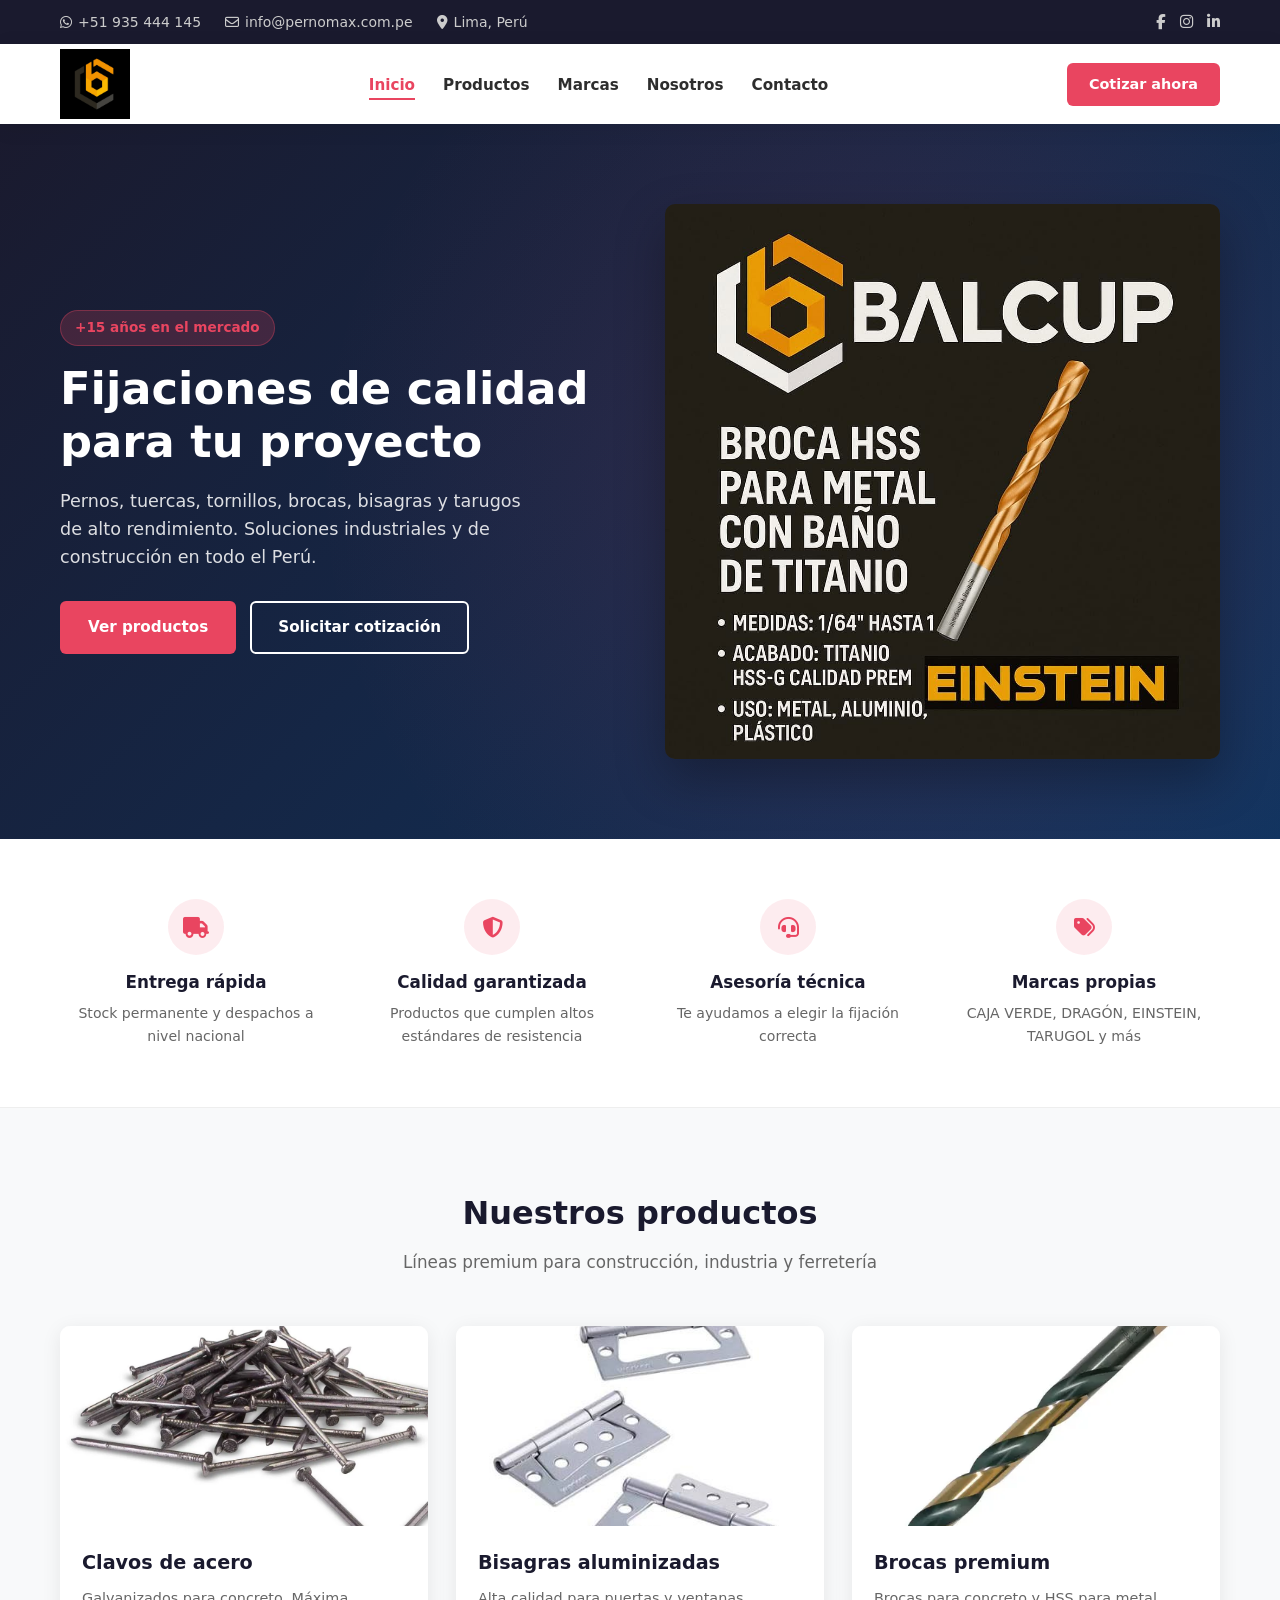
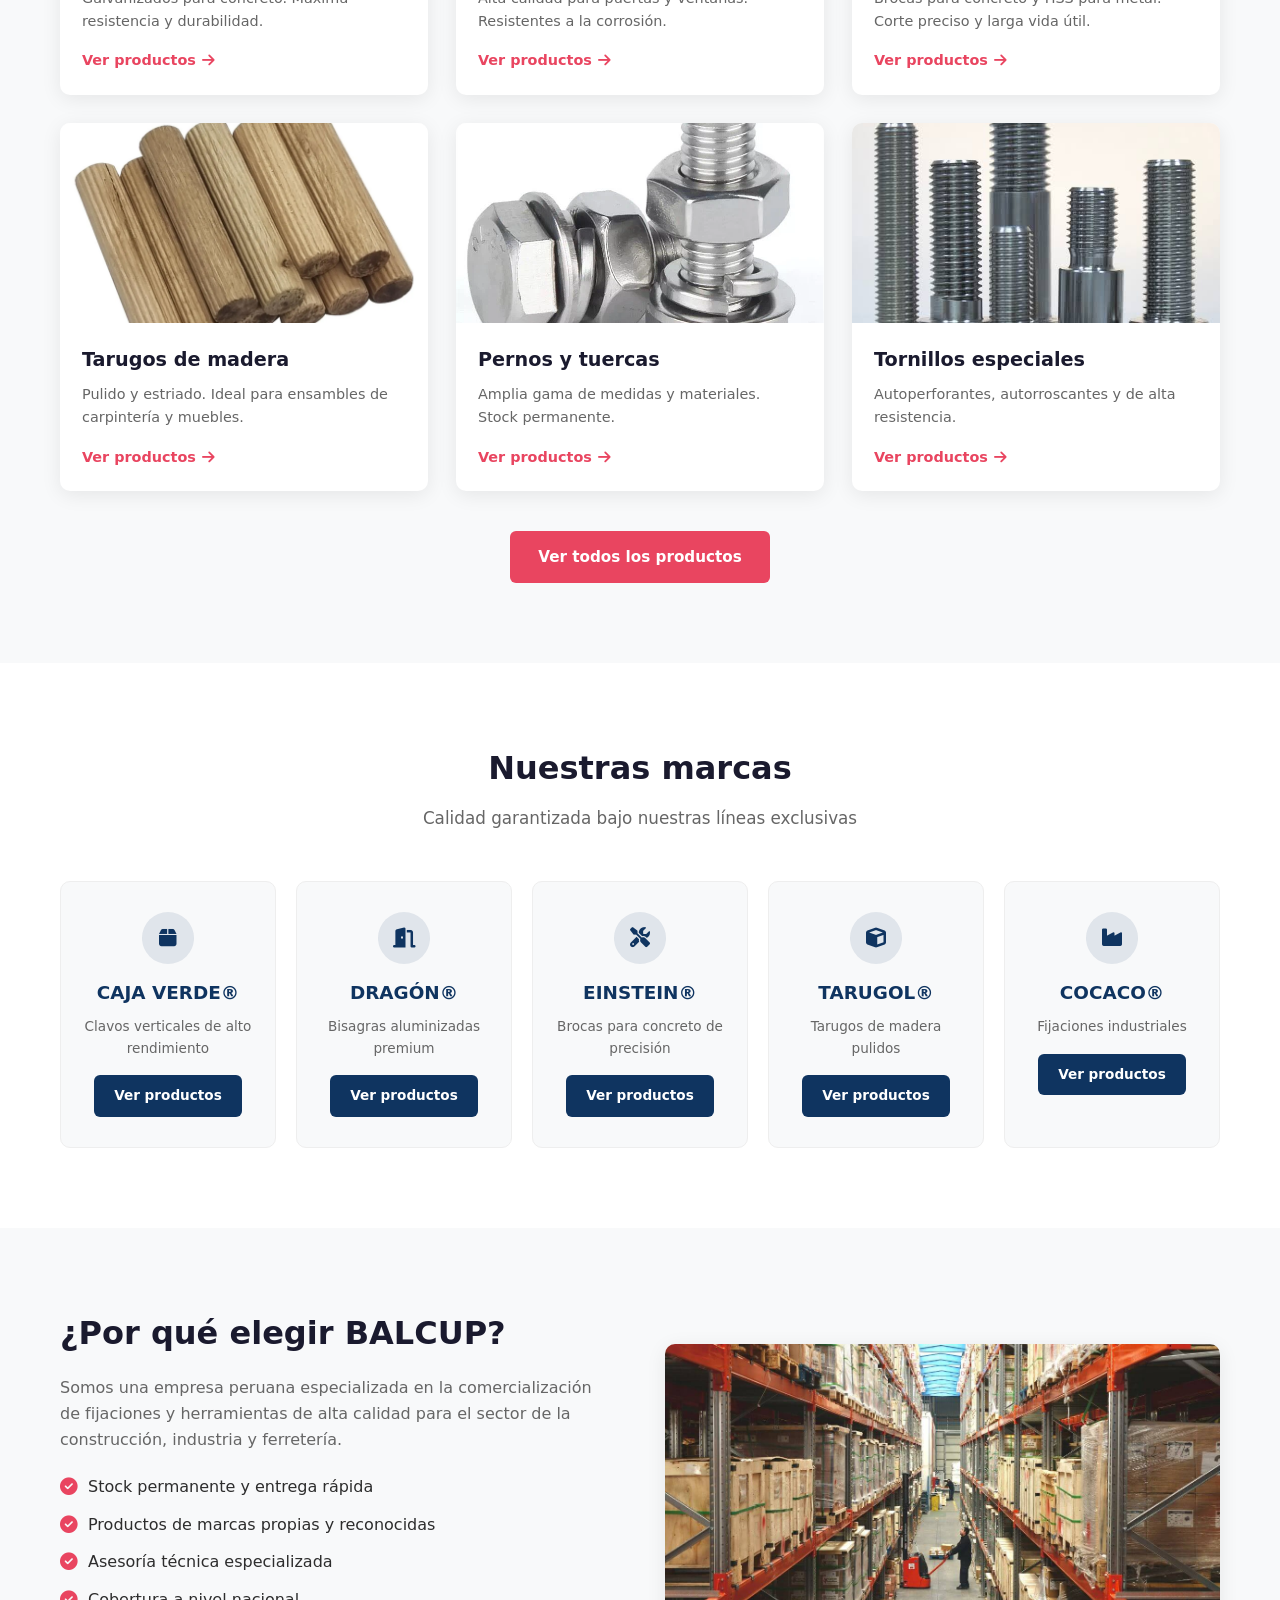
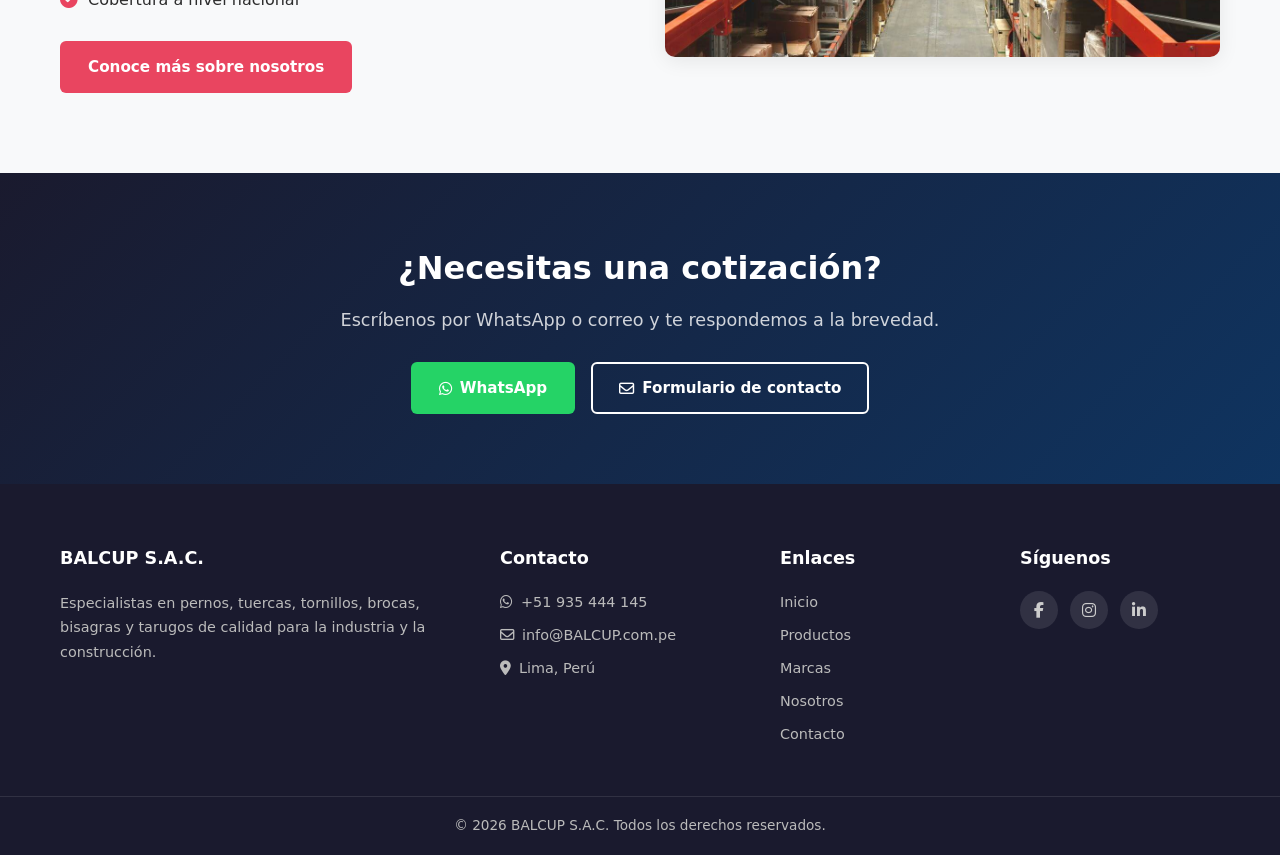
<file: index.html>
<!DOCTYPE html>
<html lang="es">
<head>
    <meta charset="UTF-8">
    <meta name="viewport" content="width=device-width, initial-scale=1.0">
    <title>Inicio - BALCUP S.A.C. | Pernos, Tuercas, Tornillos y Fijaciones</title>
    <meta name="description" content="Pernos, tuercas, tornillos, brocas, bisagras y tarugos de alta calidad. Especialistas en fijaciones industriales y de construcción en Perú.">
    <link rel="stylesheet" href="css/styles.css">
    <link rel="stylesheet" href="https://cdnjs.cloudflare.com/ajax/libs/font-awesome/6.5.1/css/all.min.css">
</head>
<body>

<!-- ==================== TOP BAR ==================== -->
<div class="top-bar">
    <div class="container">
        <div class="top-bar-left">
            <a href="https://wa.me/51935444145" target="_blank"><i class="fab fa-whatsapp"></i> +51 935 444 145</a>
            <a href="mailto:info@pernomax.com.pe"><i class="far fa-envelope"></i> info@pernomax.com.pe</a>
            <span><i class="fas fa-map-marker-alt"></i> Lima, Perú</span>
        </div>
        <div class="top-bar-right">
            <a href="#" aria-label="Facebook"><i class="fab fa-facebook-f"></i></a>
            <a href="#" aria-label="Instagram"><i class="fab fa-instagram"></i></a>
            <a href="#" aria-label="LinkedIn"><i class="fab fa-linkedin-in"></i></a>
        </div>
    </div>
</div>

<!-- ==================== HEADER ==================== -->
<header class="main-header">
    <div class="container header-inner">
        <a href="index.html" class="logo" >
            <img src="img/logo.jpg" alt="BALCUP S.A.C.">
        </a>

        <nav class="main-nav" id="mainNav">
            <ul>
                <li><a href="index.html" class="active">Inicio</a></li>
                <li><a href="pages/productos.html">Productos</a></li>
                <li><a href="pages/marcas.html">Marcas</a></li>
                <li><a href="pages/nosotros.html">Nosotros</a></li>
                <li><a href="pages/contacto.html">Contacto</a></li>
            </ul>
        </nav>

        <a href="contacto.html" class="btn-header">Cotizar ahora</a>

        <button class="menu-toggle" id="menuToggle" aria-label="Menú">
            <i class="fas fa-bars"></i>
        </button>
    </div>
</header>

<!-- ==================== HERO ==================== -->
<section class="hero">
    <div class="hero-overlay"></div>
    <div class="container hero-content">
        <div class="hero-text">
            <span class="hero-badge">+15 años en el mercado</span>
            <h1>Fijaciones de calidad<br>para tu proyecto</h1>
            <p>Pernos, tuercas, tornillos, brocas, bisagras y tarugos de alto rendimiento. Soluciones industriales y de construcción en todo el Perú.</p>
            <div class="hero-buttons">
                <a href="pages/productos.html" class="btn btn-primary">Ver productos</a>
                <a href="pages/contacto.html" class="btn btn-outline">Solicitar cotización</a>
            </div>
        </div>
        <div class="hero-image">
            <img src="img/Imagen1.jpg" alt="Productos BALCUP">
        </div>
    </div>
</section>

<!-- ==================== BENEFICIOS ==================== -->
<section class="benefits">
    <div class="container benefits-grid">
        <div class="benefit-item">
            <div class="benefit-icon"><i class="fas fa-truck"></i></div>
            <h3>Entrega rápida</h3>
            <p>Stock permanente y despachos a nivel nacional</p>
        </div>
        <div class="benefit-item">
            <div class="benefit-icon"><i class="fas fa-shield-alt"></i></div>
            <h3>Calidad garantizada</h3>
            <p>Productos que cumplen altos estándares de resistencia</p>
        </div>
        <div class="benefit-item">
            <div class="benefit-icon"><i class="fas fa-headset"></i></div>
            <h3>Asesoría técnica</h3>
            <p>Te ayudamos a elegir la fijación correcta</p>
        </div>
        <div class="benefit-item">
            <div class="benefit-icon"><i class="fas fa-tags"></i></div>
            <h3>Marcas propias</h3>
            <p>CAJA VERDE, DRAGÓN, EINSTEIN, TARUGOL y más</p>
        </div>
    </div>
</section>

<!-- ==================== PRODUCTOS (preview) ==================== -->
<section class="categories" id="productos">
    <div class="container">
        <div class="section-header">
            <h2>Nuestros productos</h2>
            <p>Líneas premium para construcción, industria y ferretería</p>
        </div>

        <div class="categories-grid">
            <article class="category-card">
                <div class="category-img">
                    <img src="img/clavosdeacero.png" alt="Clavos de acero">
                </div>
                <div class="category-info">
                    <h3>Clavos de acero</h3>
                    <p>Galvanizados para concreto. Máxima resistencia y durabilidad.</p>
                    <a href="productos.html" class="btn-link">Ver productos <i class="fas fa-arrow-right"></i></a>
                </div>
            </article>

            <article class="category-card">
                <div class="category-img">
                    <img src="img/bisagras.jpg" alt="Bisagras aluminizadas">
                </div>
                <div class="category-info">
                    <h3>Bisagras aluminizadas</h3>
                    <p>Alta calidad para puertas y ventanas. Resistentes a la corrosión.</p>
                    <a href="pages/productos.html" class="btn-link">Ver productos <i class="fas fa-arrow-right"></i></a>
                </div>
            </article>

            <article class="category-card">
                <div class="category-img">
                    <img src="img/brocas.png" alt="Brocas para concreto">
                </div>
                <div class="category-info">
                    <h3>Brocas premium</h3>
                    <p>Brocas para concreto y HSS para metal. Corte preciso y larga vida útil.</p>
                    <a href="pages/productos.html" class="btn-link">Ver productos <i class="fas fa-arrow-right"></i></a>
                </div>
            </article>

            <article class="category-card">
                <div class="category-img">
                    <img src="img/torugo.png" alt="Tarugos de madera">
                </div>
                <div class="category-info">
                    <h3>Tarugos de madera</h3>
                    <p>Pulido y estriado. Ideal para ensambles de carpintería y muebles.</p>
                    <a href="pages/productos.html" class="btn-link">Ver productos <i class="fas fa-arrow-right"></i></a>
                </div>
            </article>

            <article class="category-card">
                <div class="category-img">
                    <img src="img/pernoytuerca.png" alt="Pernos y tuercas">
                </div>
                <div class="category-info">
                    <h3>Pernos y tuercas</h3>
                    <p>Amplia gama de medidas y materiales. Stock permanente.</p>
                    <a href="pages/productos.html" class="btn-link">Ver productos <i class="fas fa-arrow-right"></i></a>
                </div>
            </article>

            <article class="category-card">
                <div class="category-img">
                    <img src="img/tornillosespeciales.jpg" alt="Tornillos">
                </div>
                <div class="category-info">
                    <h3>Tornillos especiales</h3>
                    <p>Autoperforantes, autorroscantes y de alta resistencia.</p>
                    <a href="pages/productos.html" class="btn-link">Ver productos <i class="fas fa-arrow-right"></i></a>
                </div>
            </article>
        </div>

        <div class="section-cta">
            <a href="pages/productos.html" class="btn btn-primary">Ver todos los productos</a>
        </div>
    </div>
</section>

<!-- ==================== MARCAS (preview) ==================== -->
<section class="brands" id="marcas">
    <div class="container">
        <div class="section-header">
            <h2>Nuestras marcas</h2>
            <p>Calidad garantizada bajo nuestras líneas exclusivas</p>
        </div>

        <div class="brands-grid">
            <div class="brand-card">
                <div class="brand-icon"><i class="fas fa-box"></i></div>
                <h3>CAJA VERDE®</h3>
                <p>Clavos verticales de alto rendimiento</p>
                <a href="pages/marcas.html" class="btn btn-sm">Ver productos</a>
            </div>
            <div class="brand-card">
                <div class="brand-icon"><i class="fas fa-door-open"></i></div>
                <h3>DRAGÓN®</h3>
                <p>Bisagras aluminizadas premium</p>
                <a href="pages/marcas.html" class="btn btn-sm">Ver productos</a>
            </div>
            <div class="brand-card">
                <div class="brand-icon"><i class="fas fa-tools"></i></div>
                <h3>EINSTEIN®</h3>
                <p>Brocas para concreto de precisión</p>
                <a href="pages/marcas.html" class="btn btn-sm">Ver productos</a>
            </div>
            <div class="brand-card">
                <div class="brand-icon"><i class="fas fa-cube"></i></div>
                <h3>TARUGOL®</h3>
                <p>Tarugos de madera pulidos</p>
                <a href="pages/marcas.html" class="btn btn-sm">Ver productos</a>
            </div>
            <div class="brand-card">
                <div class="brand-icon"><i class="fas fa-industry"></i></div>
                <h3>COCACO®</h3>
                <p>Fijaciones industriales</p>
                <a href="pages/marcas.html" class="btn btn-sm">Ver productos</a>
            </div>
        </div>
    </div>
</section>

<!-- ==================== NOSOTROS (preview) ==================== -->
<section class="about" id="nosotros">
    <div class="container about-inner">
        <div class="about-text">
            <h2>¿Por qué elegir BALCUP?</h2>
            <p>Somos una empresa peruana especializada en la comercialización de fijaciones y herramientas de alta calidad para el sector de la construcción, industria y ferretería.</p>
            <ul class="about-list">
                <li><i class="fas fa-check-circle"></i> Stock permanente y entrega rápida</li>
                <li><i class="fas fa-check-circle"></i> Productos de marcas propias y reconocidas</li>
                <li><i class="fas fa-check-circle"></i> Asesoría técnica especializada</li>
                <li><i class="fas fa-check-circle"></i> Cobertura a nivel nacional</li>
            </ul>
            <a href="pages/nosotros.html" class="btn btn-primary">Conoce más sobre nosotros</a>
        </div>
        <div class="about-image">
            <img src="img/Almacen.jpg" alt="Almacén BALCUP">
        </div>
    </div>
</section>

<!-- ==================== CTA ==================== -->
<section class="cta">
    <div class="container">
        <h2>¿Necesitas una cotización?</h2>
        <p>Escríbenos por WhatsApp o correo y te respondemos a la brevedad.</p>
        <div class="cta-buttons">
            <a href="https://wa.me/51935444145" class="btn btn-whatsapp" target="_blank">
                <i class="fab fa-whatsapp"></i> WhatsApp
            </a>
            <a href="pages/contacto.html" class="btn btn-outline-light">
                <i class="far fa-envelope"></i> Formulario de contacto
            </a>
        </div>
    </div>
</section>

<!-- ==================== FOOTER ==================== -->
<footer class="main-footer">
    <div class="container footer-grid">
        <div class="footer-col">
            <h4>BALCUP S.A.C.</h4>
            <p>Especialistas en pernos, tuercas, tornillos, brocas, bisagras y tarugos de calidad para la industria y la construcción.</p>
        </div>
        <div class="footer-col">
            <h4>Contacto</h4>
            <ul>
                <li><i class="fab fa-whatsapp"></i> +51 935 444 145</li>
                <li><i class="far fa-envelope"></i> info@BALCUP.com.pe</li>
                <li><i class="fas fa-map-marker-alt"></i> Lima, Perú</li>
            </ul>
        </div>
        <div class="footer-col">
            <h4>Enlaces</h4>
            <ul>
                <li><a href="index.html">Inicio</a></li>
                <li><a href="pages/productos.html">Productos</a></li>
                <li><a href="pages/marcas.html">Marcas</a></li>
                <li><a href="pages/nosotros.html">Nosotros</a></li>
                <li><a href="pages/contacto.html">Contacto</a></li>
            </ul>
        </div>
        <div class="footer-col">
            <h4>Síguenos</h4>
            <div class="social-links">
                <a href="#" aria-label="Facebook"><i class="fab fa-facebook-f"></i></a>
                <a href="#" aria-label="Instagram"><i class="fab fa-instagram"></i></a>
                <a href="#" aria-label="LinkedIn"><i class="fab fa-linkedin-in"></i></a>
            </div>
        </div>
    </div>
    <div class="footer-bottom">
        <div class="container">
            <p>&copy; 2026 BALCUP S.A.C. Todos los derechos reservados.</p>
        </div>
    </div>
</footer>

<script>
    const menuToggle = document.getElementById('menuToggle');
    const mainNav = document.getElementById('mainNav');
    menuToggle.addEventListener('click', () => {
        mainNav.classList.toggle('active');
        menuToggle.querySelector('i').classList.toggle('fa-bars');
        menuToggle.querySelector('i').classList.toggle('fa-times');
    });
</script>
</body>
</html>
</file>
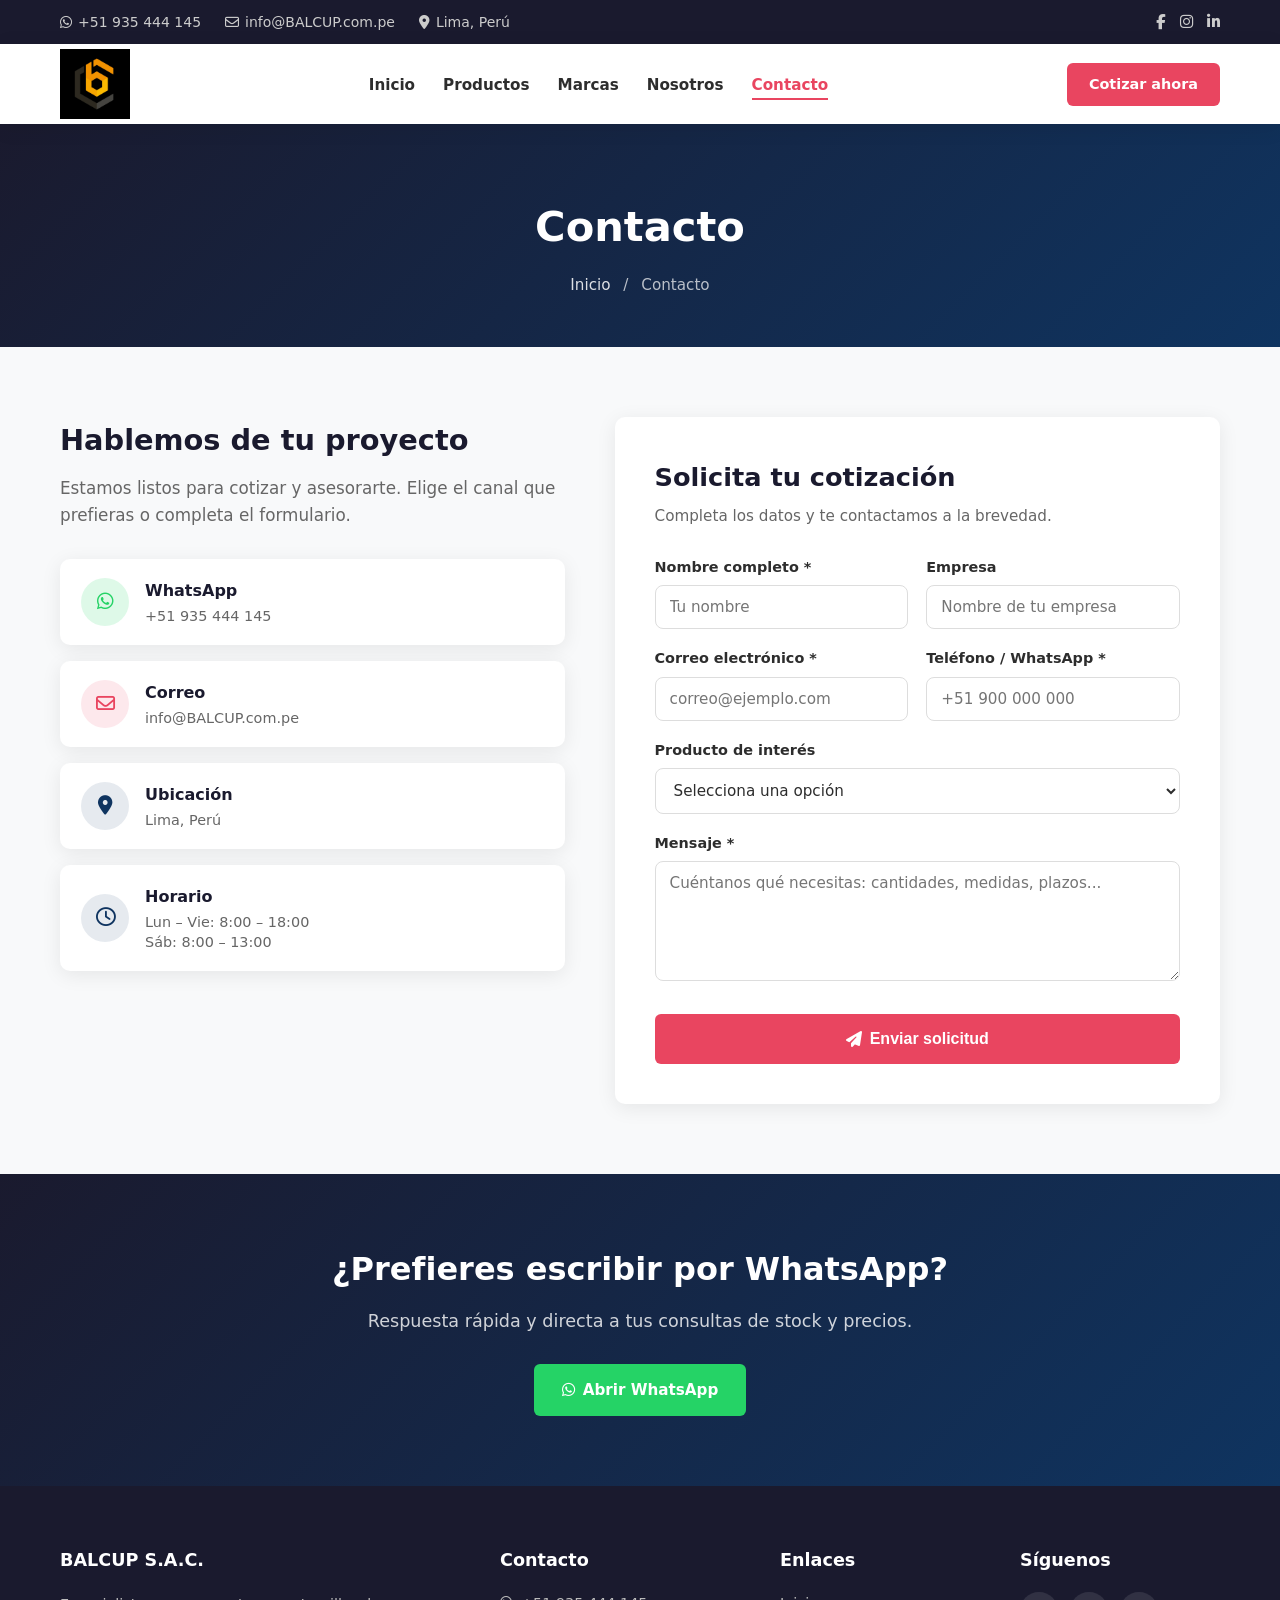
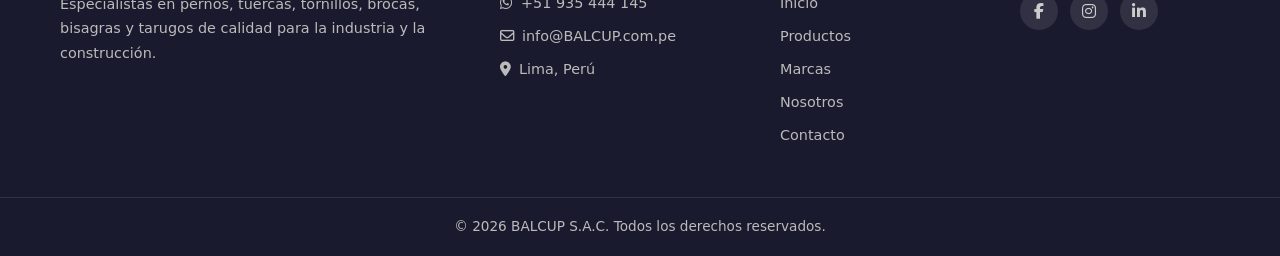
<file: pages/contacto.html>
<!DOCTYPE html>
<html lang="es">
<head>
    <meta charset="UTF-8">
    <meta name="viewport" content="width=device-width, initial-scale=1.0">
    <title>Contacto - BALCUP S.A.C. | Cotiza pernos, tuercas y fijaciones</title>
    <meta name="description" content="Contáctanos para cotizar pernos, tuercas, tornillos, brocas y fijaciones. WhatsApp, correo o formulario. Lima, Perú.">
    <link rel="stylesheet" href="../css/styles.css">
    <link rel="stylesheet" href="../css/styleContacto.css">
    <link rel="stylesheet" href="https://cdnjs.cloudflare.com/ajax/libs/font-awesome/6.5.1/css/all.min.css">
</head>
<body>

<!-- ==================== TOP BAR ==================== -->
<div class="top-bar">
    <div class="container">
        <div class="top-bar-left">
            <a href="https://wa.me/51935444145" target="_blank"><i class="fab fa-whatsapp"></i> +51 935 444 145</a>
            <a href="mailto:info@BALCUP.com.pe"><i class="far fa-envelope"></i> info@BALCUP.com.pe</a>
            <span><i class="fas fa-map-marker-alt"></i> Lima, Perú</span>
        </div>
        <div class="top-bar-right">
            <a href="#"><i class="fab fa-facebook-f"></i></a>
            <a href="#"><i class="fab fa-instagram"></i></a>
            <a href="#"><i class="fab fa-linkedin-in"></i></a>
        </div>
    </div>
</div>

<!-- ==================== HEADER ==================== -->
<header class="main-header">
    <div class="container header-inner">
        <a href="../index.html" class="logo">
            <img src="../img/logo.jpg" alt="BALCUP S.A.C.">
        </a>
        <nav class="main-nav" id="mainNav">
            <ul>
                <li><a href="../index.html">Inicio</a></li>
                <li><a href="productos.html">Productos</a></li>
                <li><a href="marcas.html">Marcas</a></li>
                <li><a href="nosotros.html">Nosotros</a></li>
                <li><a href="contacto.html" class="active">Contacto</a></li>
            </ul>
        </nav>
        <a href="contacto.html" class="btn-header">Cotizar ahora</a>
        <button class="menu-toggle" id="menuToggle" aria-label="Menú">
            <i class="fas fa-bars"></i>
        </button>
    </div>
</header>

<!-- ==================== PAGE HERO ==================== -->
<section class="page-hero">
    <div class="container">
        <h1>Contacto</h1>
        <p class="breadcrumb">
            <a href="../index.html">Inicio</a> <span>/</span> Contacto
        </p>
    </div>
</section>

<!-- ==================== CONTACTO ==================== -->
<section class="contact-section">
    <div class="container contact-grid">

        <!-- Info lateral -->
        <div class="contact-info">
            <h2>Hablemos de tu proyecto</h2>
            <p>Estamos listos para cotizar y asesorarte. Elige el canal que prefieras o completa el formulario.</p>

            <div class="contact-cards">
                <a href="https://wa.me/51935444145" target="_blank" class="contact-card">
                    <div class="contact-card-icon whatsapp">
                        <i class="fab fa-whatsapp"></i>
                    </div>
                    <div>
                        <h3>WhatsApp</h3>
                        <p>+51 935 444 145</p>
                    </div>
                </a>

                <a href="mailto:info@BALCUP.com.pe" class="contact-card">
                    <div class="contact-card-icon email">
                        <i class="far fa-envelope"></i>
                    </div>
                    <div>
                        <h3>Correo</h3>
                        <p>info@BALCUP.com.pe</p>
                    </div>
                </a>

                <div class="contact-card">
                    <div class="contact-card-icon location">
                        <i class="fas fa-map-marker-alt"></i>
                    </div>
                    <div>
                        <h3>Ubicación</h3>
                        <p>Lima, Perú</p>
                    </div>
                </div>

                <div class="contact-card">
                    <div class="contact-card-icon hours">
                        <i class="far fa-clock"></i>
                    </div>
                    <div>
                        <h3>Horario</h3>
                        <p>Lun – Vie: 8:00 – 18:00<br>Sáb: 8:00 – 13:00</p>
                    </div>
                </div>
            </div>
        </div>

        <!-- Formulario -->
        <div class="contact-form-wrap">
            <h2>Solicita tu cotización</h2>
            <p class="form-subtitle">Completa los datos y te contactamos a la brevedad.</p>

            <form class="contact-form" id="contactForm" action="#" method="post">
                <div class="form-row">
                    <div class="form-group">
                        <label for="nombre">Nombre completo *</label>
                        <input type="text" id="nombre" name="nombre" required placeholder="Tu nombre">
                    </div>
                    <div class="form-group">
                        <label for="empresa">Empresa</label>
                        <input type="text" id="empresa" name="empresa" placeholder="Nombre de tu empresa">
                    </div>
                </div>

                <div class="form-row">
                    <div class="form-group">
                        <label for="email">Correo electrónico *</label>
                        <input type="email" id="email" name="email" required placeholder="correo@ejemplo.com">
                    </div>
                    <div class="form-group">
                        <label for="telefono">Teléfono / WhatsApp *</label>
                        <input type="tel" id="telefono" name="telefono" required placeholder="+51 900 000 000">
                    </div>
                </div>

                <div class="form-group">
                    <label for="producto">Producto de interés</label>
                    <select id="producto" name="producto">
                        <option value="">Selecciona una opción</option>
                        <option value="clavos">Clavos de acero</option>
                        <option value="bisagras">Bisagras</option>
                        <option value="brocas">Brocas</option>
                        <option value="tarugos">Tarugos</option>
                        <option value="pernos">Pernos y tuercas</option>
                        <option value="tornillos">Tornillos</option>
                        <option value="otro">Otro / varios</option>
                    </select>
                </div>

                <div class="form-group">
                    <label for="mensaje">Mensaje *</label>
                    <textarea id="mensaje" name="mensaje" rows="5" required placeholder="Cuéntanos qué necesitas: cantidades, medidas, plazos..."></textarea>
                </div>

                <button type="submit" class="btn btn-primary btn-submit">
                    <i class="fas fa-paper-plane"></i> Enviar solicitud
                </button>
            </form>
        </div>

    </div>
</section>

<!-- ==================== CTA WHATSAPP ==================== -->
<section class="cta">
    <div class="container">
        <h2>¿Prefieres escribir por WhatsApp?</h2>
        <p>Respuesta rápida y directa a tus consultas de stock y precios.</p>
        <div class="cta-buttons">
            <a href="https://wa.me/51935444145" class="btn btn-whatsapp" target="_blank">
                <i class="fab fa-whatsapp"></i> Abrir WhatsApp
            </a>
        </div>
    </div>
</section>

<!-- ==================== FOOTER ==================== -->
<footer class="main-footer">
    <div class="container footer-grid">
        <div class="footer-col">
            <h4>BALCUP S.A.C.</h4>
            <p>Especialistas en pernos, tuercas, tornillos, brocas, bisagras y tarugos de calidad para la industria y la construcción.</p>
        </div>
        <div class="footer-col">
            <h4>Contacto</h4>
            <ul>
                <li><i class="fab fa-whatsapp"></i> +51 935 444 145</li>
                <li><i class="far fa-envelope"></i> info@BALCUP.com.pe</li>
                <li><i class="fas fa-map-marker-alt"></i> Lima, Perú</li>
            </ul>
        </div>
        <div class="footer-col">
            <h4>Enlaces</h4>
            <ul>
                <li><a href="../index.html">Inicio</a></li>
                <li><a href="productos.html">Productos</a></li>
                <li><a href="marcas.html">Marcas</a></li>
                <li><a href="nosotros.html">Nosotros</a></li>
                <li><a href="contacto.html">Contacto</a></li>
            </ul>
        </div>
        <div class="footer-col">
            <h4>Síguenos</h4>
            <div class="social-links">
                <a href="#"><i class="fab fa-facebook-f"></i></a>
                <a href="#"><i class="fab fa-instagram"></i></a>
                <a href="#"><i class="fab fa-linkedin-in"></i></a>
            </div>
        </div>
    </div>
    <div class="footer-bottom">
        <div class="container">
            <p>&copy; 2026 BALCUP S.A.C. Todos los derechos reservados.</p>
        </div>
    </div>
</footer>

<script>
    const menuToggle = document.getElementById('menuToggle');
    const mainNav = document.getElementById('mainNav');
    menuToggle.addEventListener('click', () => {
        mainNav.classList.toggle('active');
        menuToggle.querySelector('i').classList.toggle('fa-bars');
        menuToggle.querySelector('i').classList.toggle('fa-times');
    });

    // Formulario (demo - sin backend)
    document.getElementById('contactForm').addEventListener('submit', function (e) {
        e.preventDefault();
        alert('¡Gracias! Hemos recibido tu solicitud. Te contactaremos pronto.\n\n(Este es un formulario de demostración. Conecta un backend o servicio como Formspree para enviarlo de verdad.)');
        this.reset();
    });
</script>
</body>
</html>
</file>
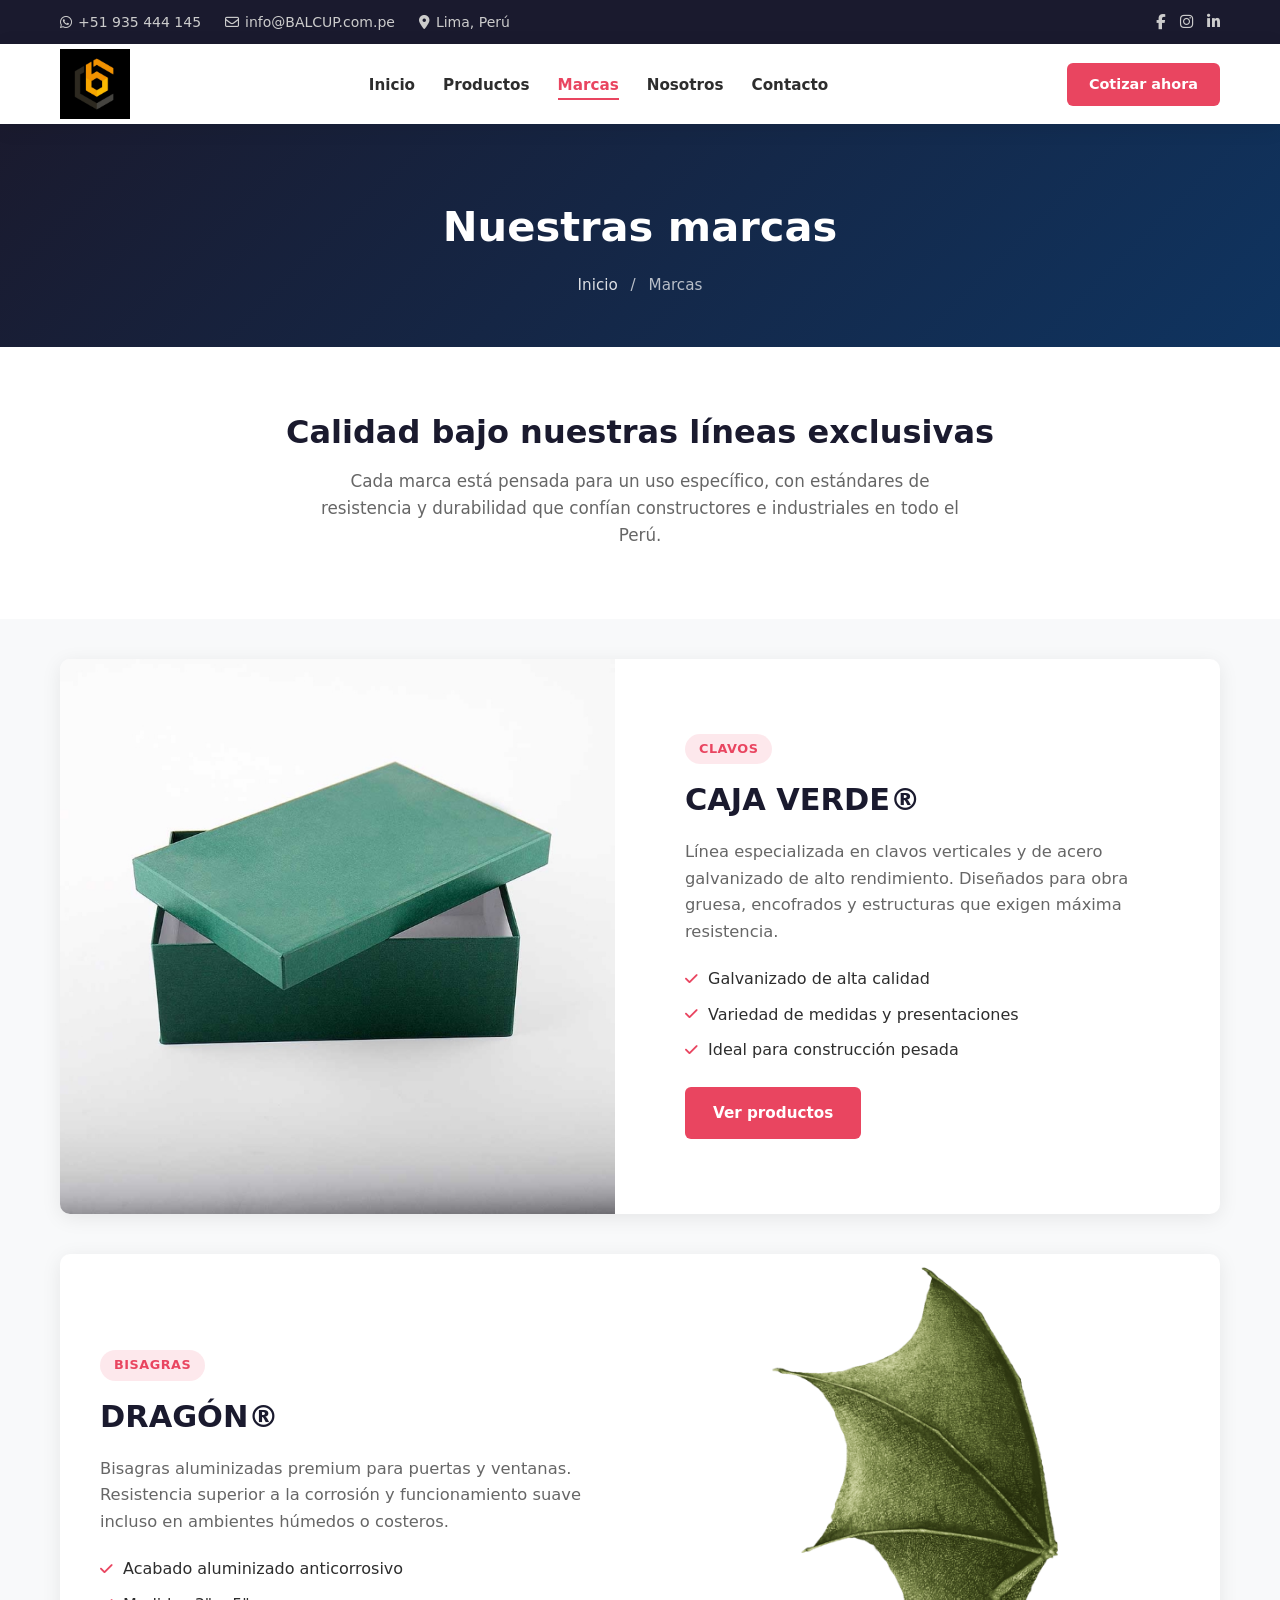
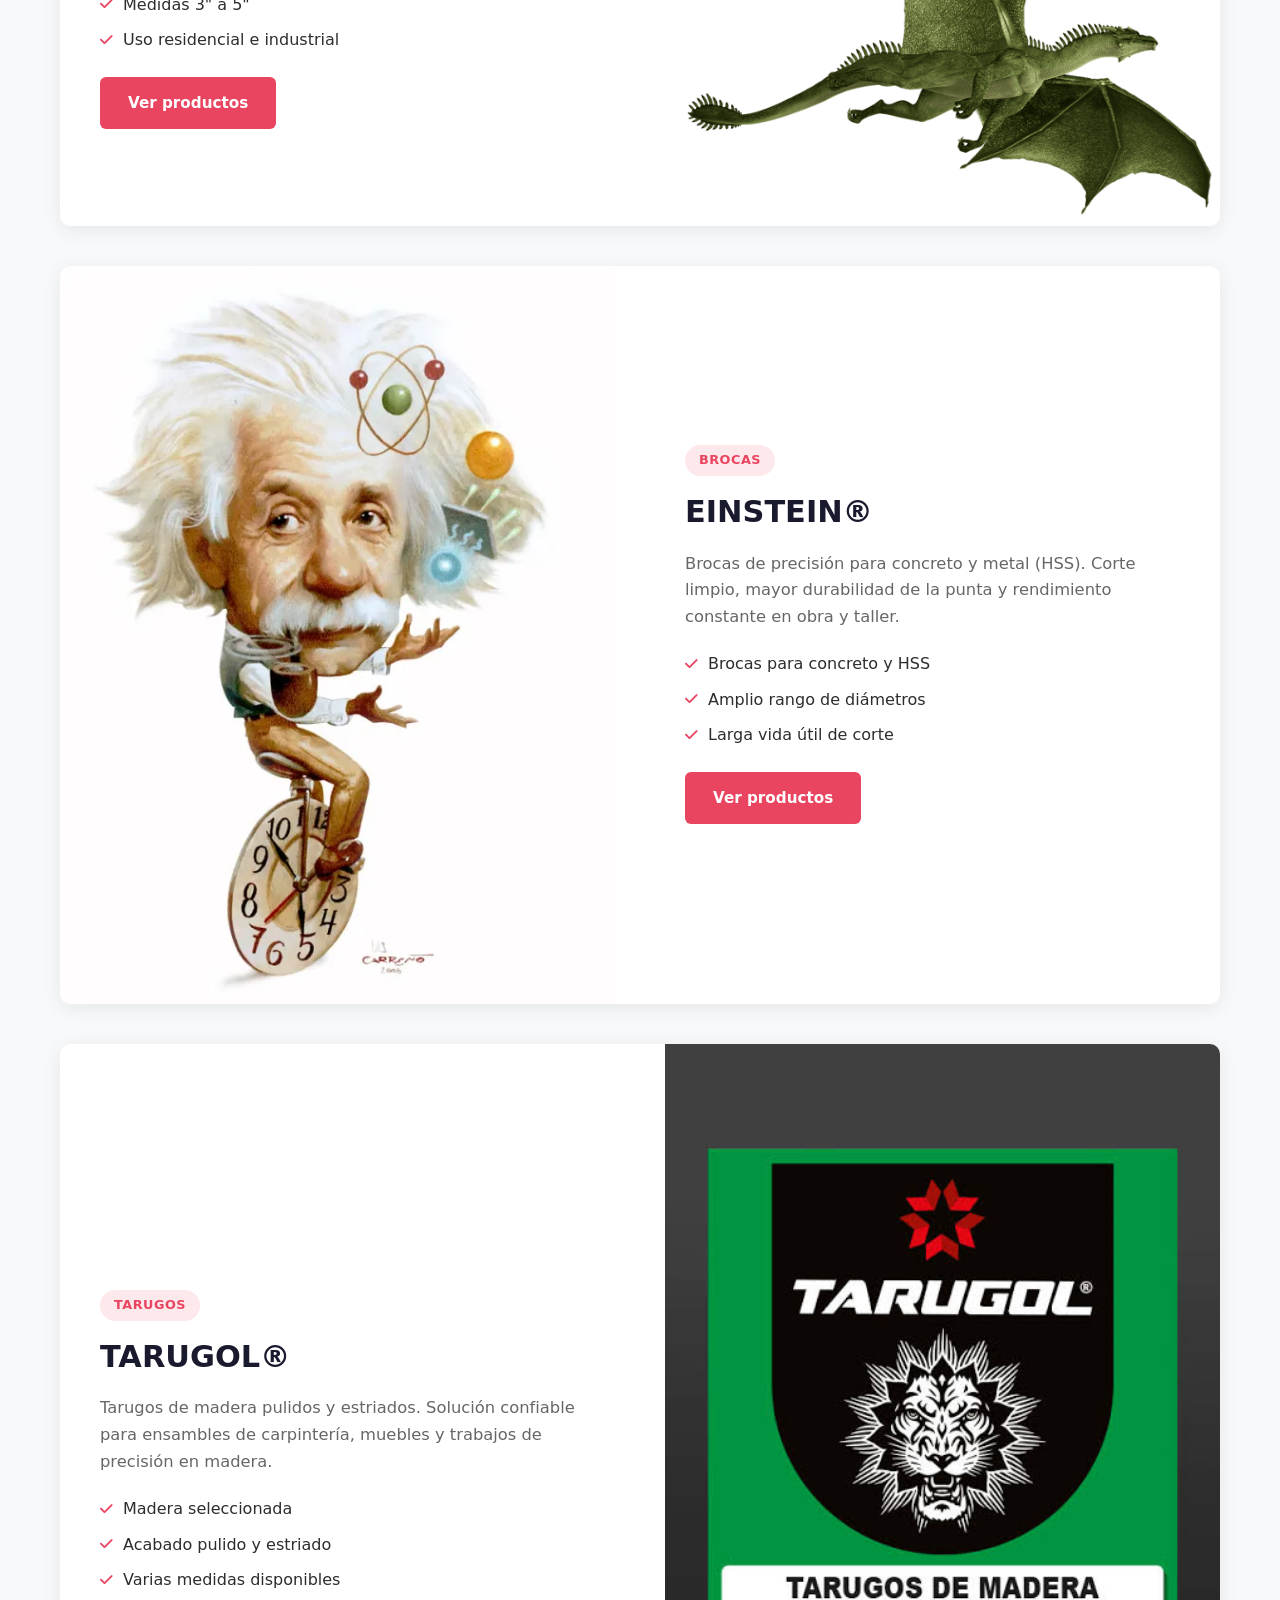
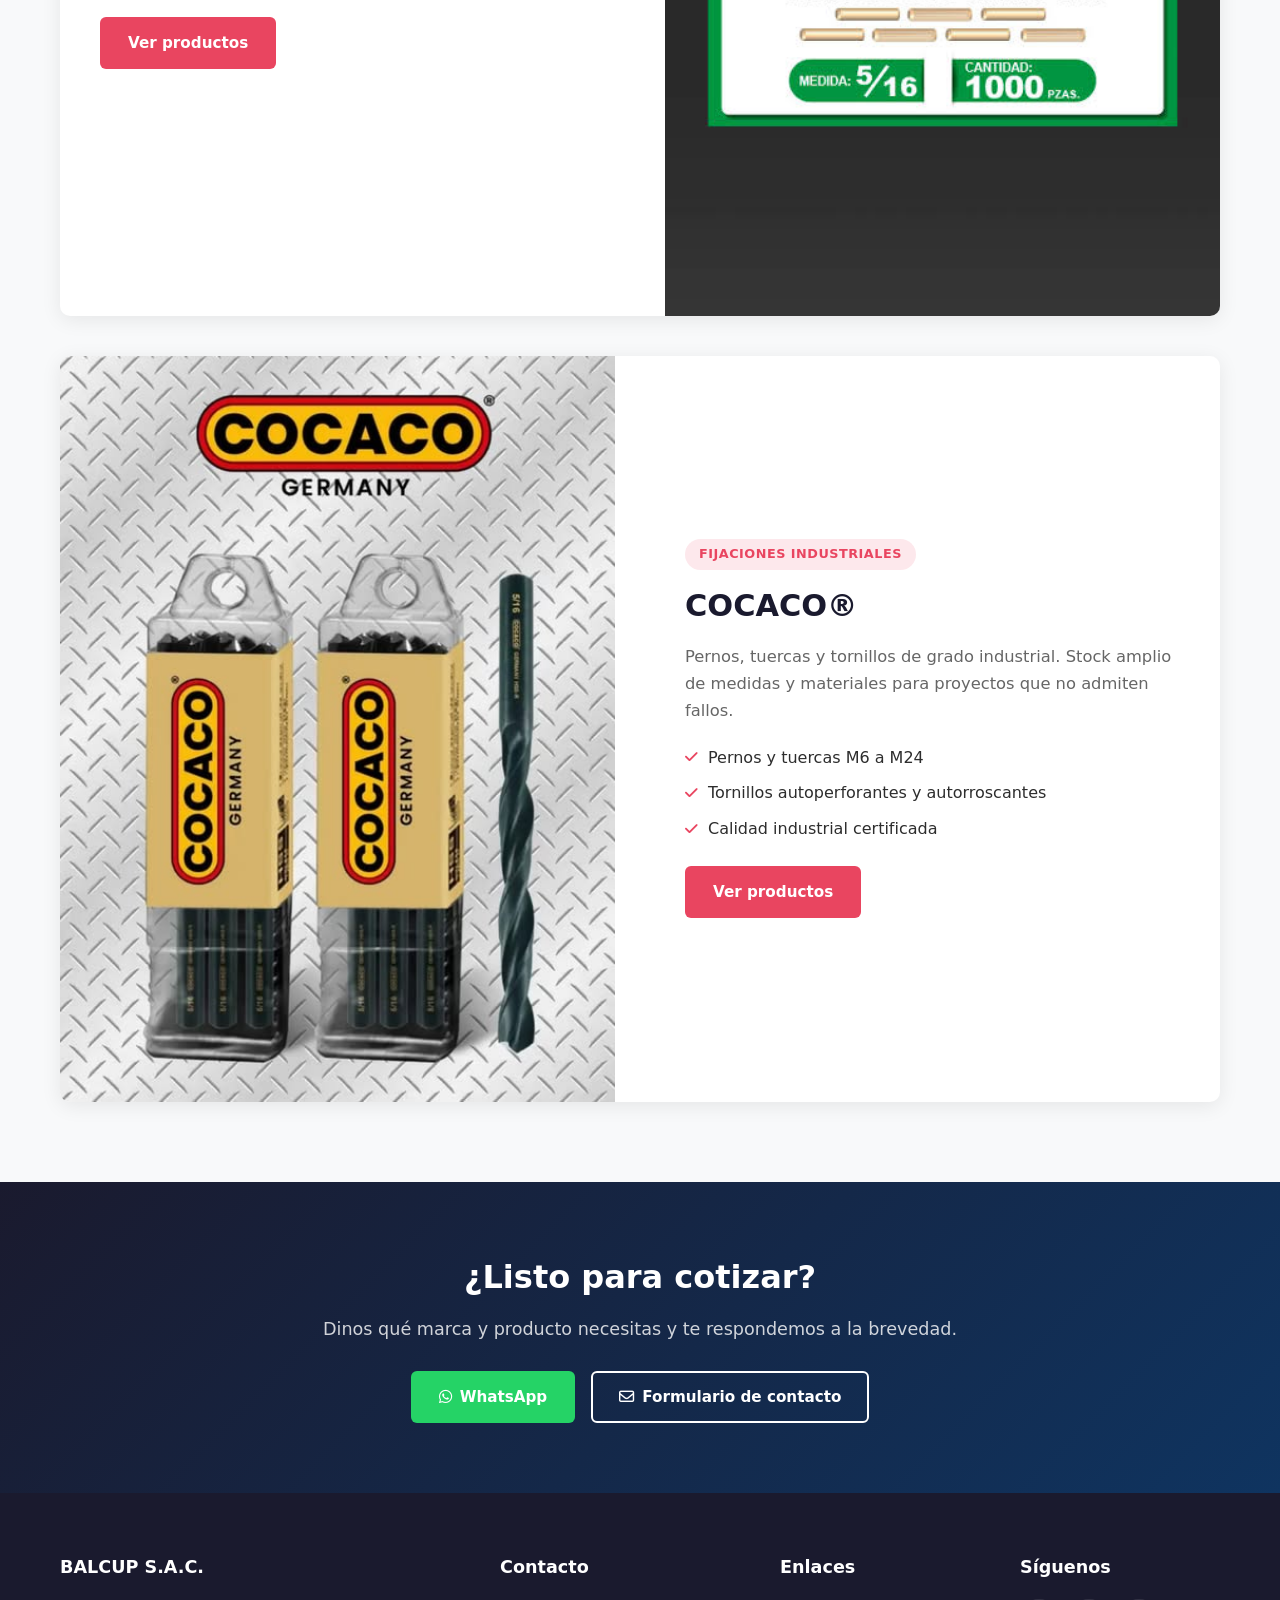
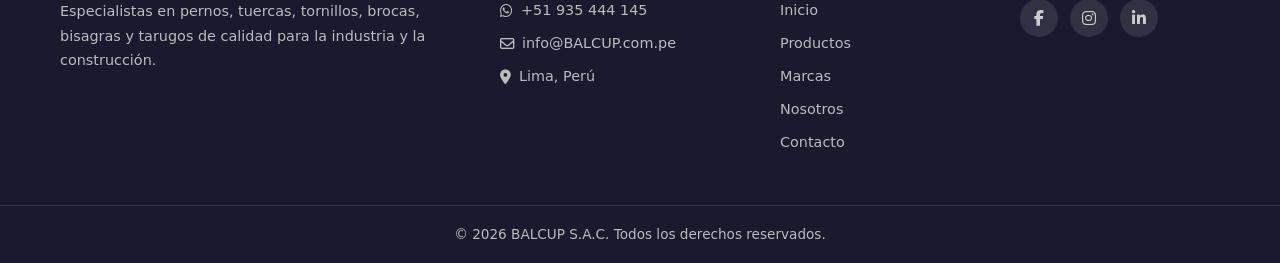
<file: pages/marcas.html>
<!DOCTYPE html>
<html lang="es">
<head>
    <meta charset="UTF-8">
    <meta name="viewport" content="width=device-width, initial-scale=1.0">
    <title>Marcas - BALCUP S.A.C. | CAJA VERDE, DRAGÓN, EINSTEIN y más</title>
    <meta name="description" content="Conoce nuestras marcas exclusivas: CAJA VERDE, DRAGÓN, EINSTEIN, TARUGOL y COCACO. Calidad garantizada en fijaciones.">
    <link rel="stylesheet" href="../css/styles.css">
    <link rel="stylesheet" href="../css/styleMarcas.css">
    <link rel="stylesheet" href="https://cdnjs.cloudflare.com/ajax/libs/font-awesome/6.5.1/css/all.min.css">
</head>
<body>

<!-- ==================== TOP BAR ==================== -->
<div class="top-bar">
    <div class="container">
        <div class="top-bar-left">
            <a href="https://wa.me/51935444145" target="_blank"><i class="fab fa-whatsapp"></i> +51 935 444 145</a>
            <a href="mailto:info@BALCUP.com.pe"><i class="far fa-envelope"></i> info@BALCUP.com.pe</a>
            <span><i class="fas fa-map-marker-alt"></i> Lima, Perú</span>
        </div>
        <div class="top-bar-right">
            <a href="#"><i class="fab fa-facebook-f"></i></a>
            <a href="#"><i class="fab fa-instagram"></i></a>
            <a href="#"><i class="fab fa-linkedin-in"></i></a>
        </div>
    </div>
</div>

<!-- ==================== HEADER ==================== -->
<header class="main-header">
    <div class="container header-inner">
        <a href="../index.html" class="logo">
            <img src="../img/logo.jpg" alt="BALCUP S.A.C.">
        </a>
        <nav class="main-nav" id="mainNav">
            <ul>
                <li><a href="../index.html">Inicio</a></li>
                <li><a href="productos.html">Productos</a></li>
                <li><a href="marcas.html" class="active">Marcas</a></li>
                <li><a href="nosotros.html">Nosotros</a></li>
                <li><a href="contacto.html">Contacto</a></li>
            </ul>
        </nav>
        <a href="contacto.html" class="btn-header">Cotizar ahora</a>
        <button class="menu-toggle" id="menuToggle" aria-label="Menú">
            <i class="fas fa-bars"></i>
        </button>
    </div>
</header>

<!-- ==================== PAGE HERO ==================== -->
<section class="page-hero">
    <div class="container">
        <h1>Nuestras marcas</h1>
        <p class="breadcrumb">
            <a href="../index.html">Inicio</a> <span>/</span> Marcas
        </p>
    </div>
</section>

<!-- ==================== INTRO ==================== -->
<section class="brands-intro">
    <div class="container">
        <div class="section-header">
            <h2>Calidad bajo nuestras líneas exclusivas</h2>
            <p>Cada marca está pensada para un uso específico, con estándares de resistencia y durabilidad que confían constructores e industriales en todo el Perú.</p>
        </div>
    </div>
</section>

<!-- ==================== MARCAS DETALLE ==================== -->
<section class="brands-detail">
    <div class="container">

        <article class="brand-detail-card">
            <div class="brand-detail-img">
                <img src="../img/cajaverde.jpg" alt="CAJA VERDE">
            </div>
            <div class="brand-detail-text">
                <span class="brand-tag">Clavos</span>
                <h2>CAJA VERDE®</h2>
                <p>Línea especializada en clavos verticales y de acero galvanizado de alto rendimiento. Diseñados para obra gruesa, encofrados y estructuras que exigen máxima resistencia.</p>
                <ul class="brand-features">
                    <li><i class="fas fa-check"></i> Galvanizado de alta calidad</li>
                    <li><i class="fas fa-check"></i> Variedad de medidas y presentaciones</li>
                    <li><i class="fas fa-check"></i> Ideal para construcción pesada</li>
                </ul>
                <a href="productos.html" class="btn btn-primary">Ver productos</a>
            </div>
        </article>

        <article class="brand-detail-card reverse">
            <div class="brand-detail-img">
                <img src="../img/dragon.png" alt="DRAGÓN">
            </div>
            <div class="brand-detail-text">
                <span class="brand-tag">Bisagras</span>
                <h2>DRAGÓN®</h2>
                <p>Bisagras aluminizadas premium para puertas y ventanas. Resistencia superior a la corrosión y funcionamiento suave incluso en ambientes húmedos o costeros.</p>
                <ul class="brand-features">
                    <li><i class="fas fa-check"></i> Acabado aluminizado anticorrosivo</li>
                    <li><i class="fas fa-check"></i> Medidas 3" a 5"</li>
                    <li><i class="fas fa-check"></i> Uso residencial e industrial</li>
                </ul>
                <a href="productos.html" class="btn btn-primary">Ver productos</a>
            </div>
        </article>

        <article class="brand-detail-card">
            <div class="brand-detail-img">
                <img src="../img/einstein.png" alt="EINSTEIN">
            </div>
            <div class="brand-detail-text">
                <span class="brand-tag">Brocas</span>
                <h2>EINSTEIN®</h2>
                <p>Brocas de precisión para concreto y metal (HSS). Corte limpio, mayor durabilidad de la punta y rendimiento constante en obra y taller.</p>
                <ul class="brand-features">
                    <li><i class="fas fa-check"></i> Brocas para concreto y HSS</li>
                    <li><i class="fas fa-check"></i> Amplio rango de diámetros</li>
                    <li><i class="fas fa-check"></i> Larga vida útil de corte</li>
                </ul>
                <a href="productos.html" class="btn btn-primary">Ver productos</a>
            </div>
        </article>

        <article class="brand-detail-card reverse">
            <div class="brand-detail-img">
                <img src="../img/tarugolfondo.jpg" alt="TARUGOL">
            </div>
            <div class="brand-detail-text">
                <span class="brand-tag">Tarugos</span>
                <h2>TARUGOL®</h2>
                <p>Tarugos de madera pulidos y estriados. Solución confiable para ensambles de carpintería, muebles y trabajos de precisión en madera.</p>
                <ul class="brand-features">
                    <li><i class="fas fa-check"></i> Madera seleccionada</li>
                    <li><i class="fas fa-check"></i> Acabado pulido y estriado</li>
                    <li><i class="fas fa-check"></i> Varias medidas disponibles</li>
                </ul>
                <a href="productos.html" class="btn btn-primary">Ver productos</a>
            </div>
        </article>

        <article class="brand-detail-card">
            <div class="brand-detail-img">
                <img src="../img/cocaco.jpg" alt="COCACO">
            </div>
            <div class="brand-detail-text">
                <span class="brand-tag">Fijaciones industriales</span>
                <h2>COCACO®</h2>
                <p>Pernos, tuercas y tornillos de grado industrial. Stock amplio de medidas y materiales para proyectos que no admiten fallos.</p>
                <ul class="brand-features">
                    <li><i class="fas fa-check"></i> Pernos y tuercas M6 a M24</li>
                    <li><i class="fas fa-check"></i> Tornillos autoperforantes y autorroscantes</li>
                    <li><i class="fas fa-check"></i> Calidad industrial certificada</li>
                </ul>
                <a href="productos.html" class="btn btn-primary">Ver productos</a>
            </div>
        </article>

    </div>
</section>

<!-- ==================== CTA ==================== -->
<section class="cta">
    <div class="container">
        <h2>¿Listo para cotizar?</h2>
        <p>Dinos qué marca y producto necesitas y te respondemos a la brevedad.</p>
        <div class="cta-buttons">
            <a href="https://wa.me/51935444145" class="btn btn-whatsapp" target="_blank">
                <i class="fab fa-whatsapp"></i> WhatsApp
            </a>
            <a href="contacto.html" class="btn btn-outline-light">
                <i class="far fa-envelope"></i> Formulario de contacto
            </a>
        </div>
    </div>
</section>

<!-- ==================== FOOTER ==================== -->
<footer class="main-footer">
    <div class="container footer-grid">
        <div class="footer-col">
            <h4>BALCUP S.A.C.</h4>
            <p>Especialistas en pernos, tuercas, tornillos, brocas, bisagras y tarugos de calidad para la industria y la construcción.</p>
        </div>
        <div class="footer-col">
            <h4>Contacto</h4>
            <ul>
                <li><i class="fab fa-whatsapp"></i> +51 935 444 145</li>
                <li><i class="far fa-envelope"></i> info@BALCUP.com.pe</li>
                <li><i class="fas fa-map-marker-alt"></i> Lima, Perú</li>
            </ul>
        </div>
        <div class="footer-col">
            <h4>Enlaces</h4>
            <ul>
                <li><a href="index.html">Inicio</a></li>
                <li><a href="productos.html">Productos</a></li>
                <li><a href="marcas.html">Marcas</a></li>
                <li><a href="nosotros.html">Nosotros</a></li>
                <li><a href="contacto.html">Contacto</a></li>
            </ul>
        </div>
        <div class="footer-col">
            <h4>Síguenos</h4>
            <div class="social-links">
                <a href="#"><i class="fab fa-facebook-f"></i></a>
                <a href="#"><i class="fab fa-instagram"></i></a>
                <a href="#"><i class="fab fa-linkedin-in"></i></a>
            </div>
        </div>
    </div>
    <div class="footer-bottom">
        <div class="container">
            <p>&copy; 2026 BALCUP S.A.C. Todos los derechos reservados.</p>
        </div>
    </div>
</footer>

<script>
    const menuToggle = document.getElementById('menuToggle');
    const mainNav = document.getElementById('mainNav');
    menuToggle.addEventListener('click', () => {
        mainNav.classList.toggle('active');
        menuToggle.querySelector('i').classList.toggle('fa-bars');
        menuToggle.querySelector('i').classList.toggle('fa-times');
    });
</script>
</body>
</html>
</file>
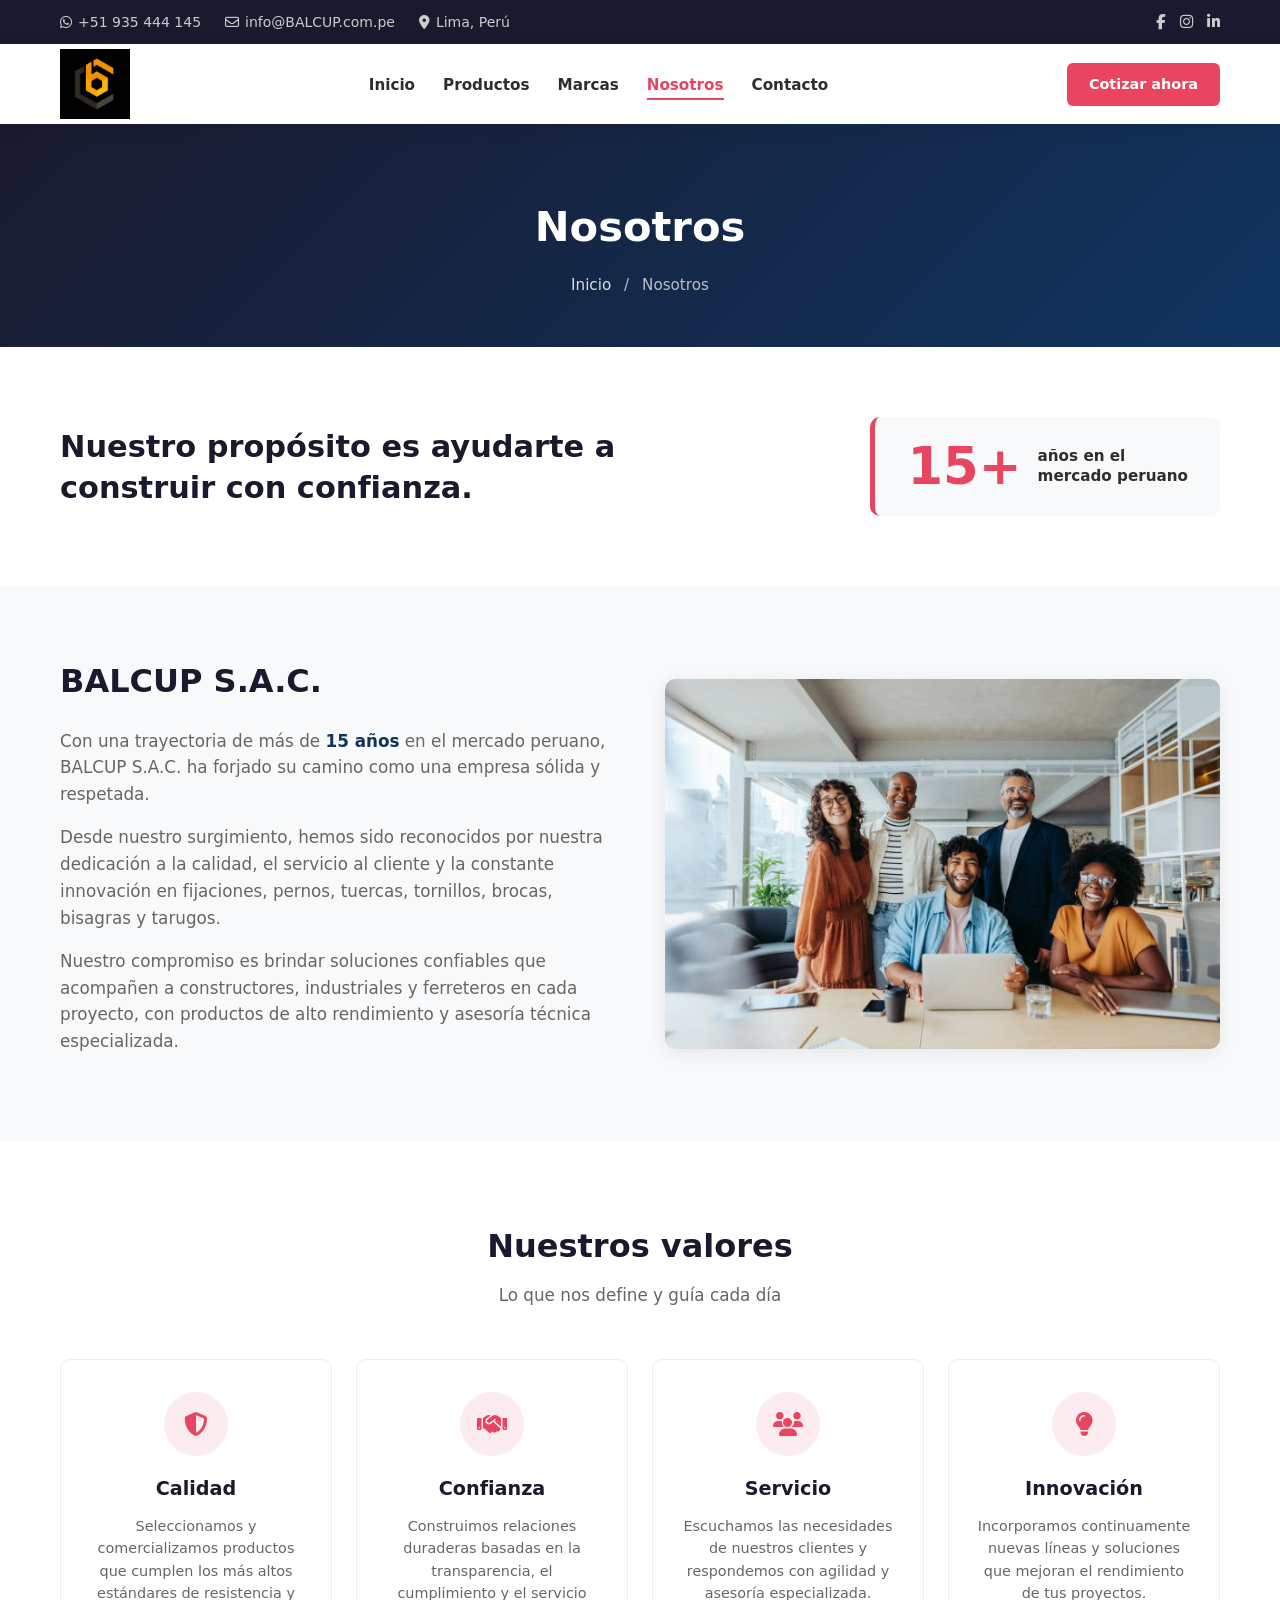
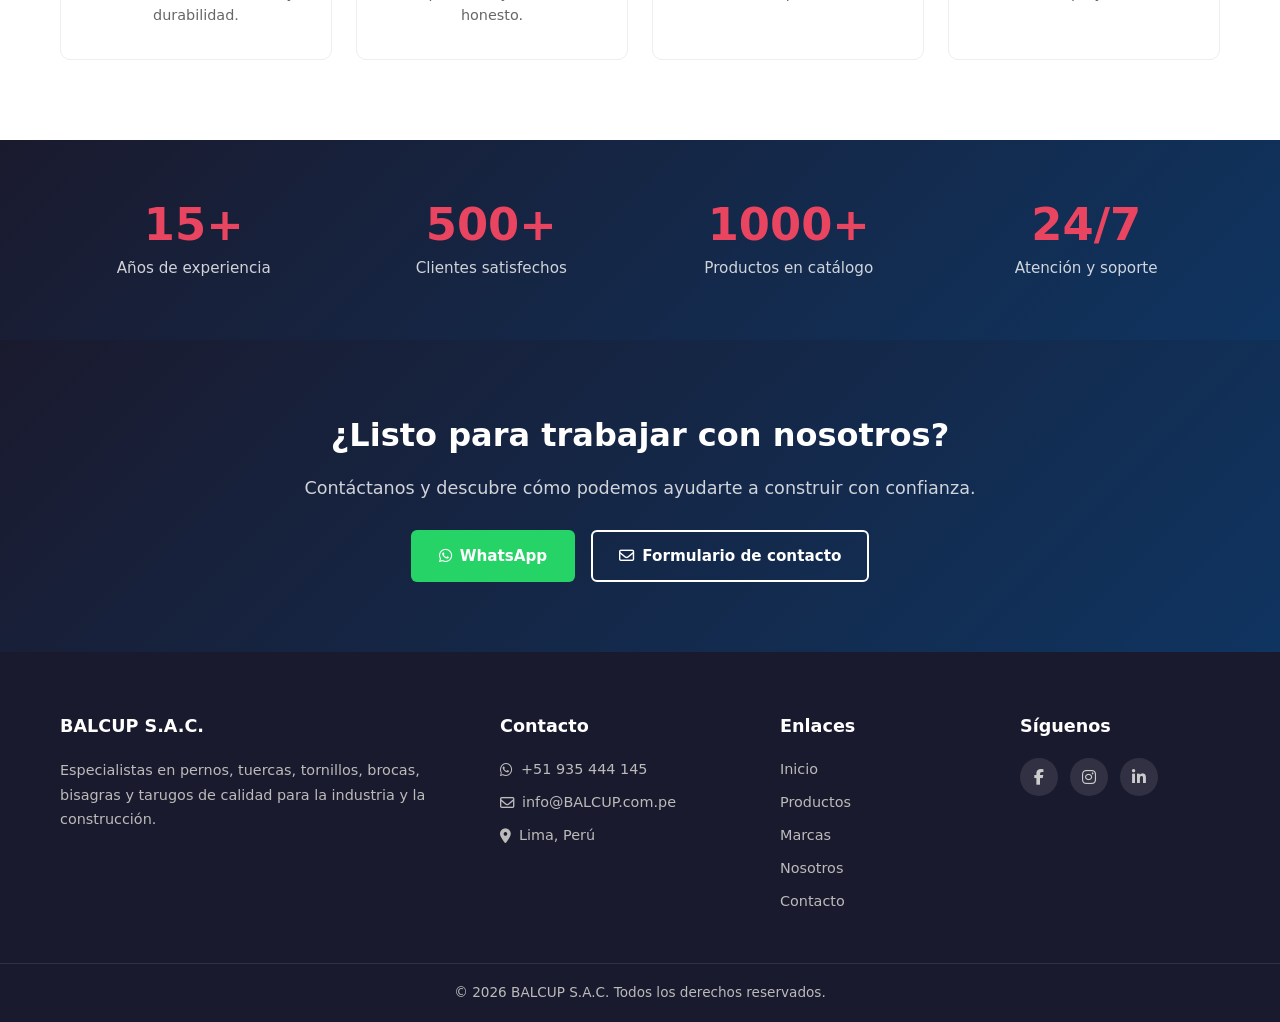
<file: pages/nosotros.html>
<!DOCTYPE html>
<html lang="es">
<head>
    <meta charset="UTF-8">
    <meta name="viewport" content="width=device-width, initial-scale=1.0">
    <title>Nosotros - BALCUP S.A.C. | Pernos, Tuercas y Fijaciones</title>
    <meta name="description" content="Conoce a BALCUP S.A.C. Más de 15 años ayudando a construir con confianza en el mercado peruano. Calidad, experiencia y compromiso.">
    <link rel="stylesheet" href="../css/styles.css">
    <link rel="stylesheet" href="../css/styleNosotros.css">
    <link rel="stylesheet" href="https://cdnjs.cloudflare.com/ajax/libs/font-awesome/6.5.1/css/all.min.css">
</head>
<body>

<!-- ==================== TOP BAR ==================== -->
<div class="top-bar">
    <div class="container">
        <div class="top-bar-left">
            <a href="https://wa.me/51935444145" target="_blank"><i class="fab fa-whatsapp"></i> +51 935 444 145</a>
            <a href="mailto:info@BALCUP.com.pe"><i class="far fa-envelope"></i> info@BALCUP.com.pe</a>
            <span><i class="fas fa-map-marker-alt"></i> Lima, Perú</span>
        </div>
        <div class="top-bar-right">
            <a href="#"><i class="fab fa-facebook-f"></i></a>
            <a href="#"><i class="fab fa-instagram"></i></a>
            <a href="#"><i class="fab fa-linkedin-in"></i></a>
        </div>
    </div>
</div>

<!-- ==================== HEADER ==================== -->
<header class="main-header">
    <div class="container header-inner">
        <a href="../index.html" class="logo">
            <img src="../img/logo.jpg" alt="BALCUP S.A.C.">
        </a>
        <nav class="main-nav" id="mainNav">
            <ul>
                <li><a href="../index.html">Inicio</a></li>
                <li><a href="productos.html">Productos</a></li>
                <li><a href="marcas.html">Marcas</a></li>
                <li><a href="nosotros.html" class="active">Nosotros</a></li>
                <li><a href="contacto.html">Contacto</a></li>
            </ul>
        </nav>
        <a href="contacto.html" class="btn-header">Cotizar ahora</a>
        <button class="menu-toggle" id="menuToggle" aria-label="Menú">
            <i class="fas fa-bars"></i>
        </button>
    </div>
</header>

<!-- ==================== PAGE HERO ==================== -->
<section class="page-hero">
    <div class="container">
        <h1>Nosotros</h1>
        <p class="breadcrumb">
            <a href="index.html">Inicio</a> <span>/</span> Nosotros
        </p>
    </div>
</section>

<!-- ==================== PROPÓSITO ==================== -->
<section class="about-purpose">
    <div class="container">
        <div class="purpose-content">
            <h2>Nuestro propósito es ayudarte a construir con confianza.</h2>
            <div class="years-badge">
                <span class="years-number">15+</span>
                <span class="years-text">años en el<br>mercado peruano</span>
            </div>
        </div>
    </div>
</section>

<!-- ==================== HISTORIA ==================== -->
<section class="about-history">
    <div class="container history-grid">
        <div class="history-text">
            <h2>BALCUP S.A.C.</h2>
            <p>Con una trayectoria de más de <strong>15 años</strong> en el mercado peruano, BALCUP S.A.C. ha forjado su camino como una empresa sólida y respetada.</p>
            <p>Desde nuestro surgimiento, hemos sido reconocidos por nuestra dedicación a la calidad, el servicio al cliente y la constante innovación en fijaciones, pernos, tuercas, tornillos, brocas, bisagras y tarugos.</p>
            <p>Nuestro compromiso es brindar soluciones confiables que acompañen a constructores, industriales y ferreteros en cada proyecto, con productos de alto rendimiento y asesoría técnica especializada.</p>
        </div>
        <div class="history-image">
            <img src="../img/equipo.jpg" alt="Equipo BALCUP">
        </div>
    </div>
</section>

<!-- ==================== VALORES ==================== -->
<section class="about-values">
    <div class="container">
        <div class="section-header">
            <h2>Nuestros valores</h2>
            <p>Lo que nos define y guía cada día</p>
        </div>
        <div class="values-grid">
            <article class="value-card">
                <div class="value-icon"><i class="fas fa-shield-alt"></i></div>
                <h3>Calidad</h3>
                <p>Seleccionamos y comercializamos productos que cumplen los más altos estándares de resistencia y durabilidad.</p>
            </article>
            <article class="value-card">
                <div class="value-icon"><i class="fas fa-handshake"></i></div>
                <h3>Confianza</h3>
                <p>Construimos relaciones duraderas basadas en la transparencia, el cumplimiento y el servicio honesto.</p>
            </article>
            <article class="value-card">
                <div class="value-icon"><i class="fas fa-users"></i></div>
                <h3>Servicio</h3>
                <p>Escuchamos las necesidades de nuestros clientes y respondemos con agilidad y asesoría especializada.</p>
            </article>
            <article class="value-card">
                <div class="value-icon"><i class="fas fa-lightbulb"></i></div>
                <h3>Innovación</h3>
                <p>Incorporamos continuamente nuevas líneas y soluciones que mejoran el rendimiento de tus proyectos.</p>
            </article>
        </div>
    </div>
</section>

<!-- ==================== CIFRAS ==================== -->
<section class="about-stats">
    <div class="container stats-grid">
        <div class="stat-item">
            <span class="stat-number">15+</span>
            <span class="stat-label">Años de experiencia</span>
        </div>
        <div class="stat-item">
            <span class="stat-number">500+</span>
            <span class="stat-label">Clientes satisfechos</span>
        </div>
        <div class="stat-item">
            <span class="stat-number">1000+</span>
            <span class="stat-label">Productos en catálogo</span>
        </div>
        <div class="stat-item">
            <span class="stat-number">24/7</span>
            <span class="stat-label">Atención y soporte</span>
        </div>
    </div>
</section>

<!-- ==================== CTA ==================== -->
<section class="cta">
    <div class="container">
        <h2>¿Listo para trabajar con nosotros?</h2>
        <p>Contáctanos y descubre cómo podemos ayudarte a construir con confianza.</p>
        <div class="cta-buttons">
            <a href="https://wa.me/51935444145" class="btn btn-whatsapp" target="_blank">
                <i class="fab fa-whatsapp"></i> WhatsApp
            </a>
            <a href="contacto.html" class="btn btn-outline-light">
                <i class="far fa-envelope"></i> Formulario de contacto
            </a>
        </div>
    </div>
</section>

<!-- ==================== FOOTER ==================== -->
<footer class="main-footer">
    <div class="container footer-grid">
        <div class="footer-col">
            <h4>BALCUP S.A.C.</h4>
            <p>Especialistas en pernos, tuercas, tornillos, brocas, bisagras y tarugos de calidad para la industria y la construcción.</p>
        </div>
        <div class="footer-col">
            <h4>Contacto</h4>
            <ul>
                <li><i class="fab fa-whatsapp"></i> +51 935 444 145</li>
                <li><i class="far fa-envelope"></i> info@BALCUP.com.pe</li>
                <li><i class="fas fa-map-marker-alt"></i> Lima, Perú</li>
            </ul>
        </div>
        <div class="footer-col">
            <h4>Enlaces</h4>
            <ul>
                <li><a href="../index.html">Inicio</a></li>
                <li><a href="productos.html">Productos</a></li>
                <li><a href="marcas.html">Marcas</a></li>
                <li><a href="nosotros.html">Nosotros</a></li>
                <li><a href="contacto.html">Contacto</a></li>
            </ul>
        </div>
        <div class="footer-col">
            <h4>Síguenos</h4>
            <div class="social-links">
                <a href="#"><i class="fab fa-facebook-f"></i></a>
                <a href="#"><i class="fab fa-instagram"></i></a>
                <a href="#"><i class="fab fa-linkedin-in"></i></a>
            </div>
        </div>
    </div>
    <div class="footer-bottom">
        <div class="container">
            <p>&copy; 2026 BALCUP S.A.C. Todos los derechos reservados.</p>
        </div>
    </div>
</footer>

<script>
    const menuToggle = document.getElementById('menuToggle');
    const mainNav = document.getElementById('mainNav');
    menuToggle.addEventListener('click', () => {
        mainNav.classList.toggle('active');
        menuToggle.querySelector('i').classList.toggle('fa-bars');
        menuToggle.querySelector('i').classList.toggle('fa-times');
    });
</script>
</body>
</html>
</file>
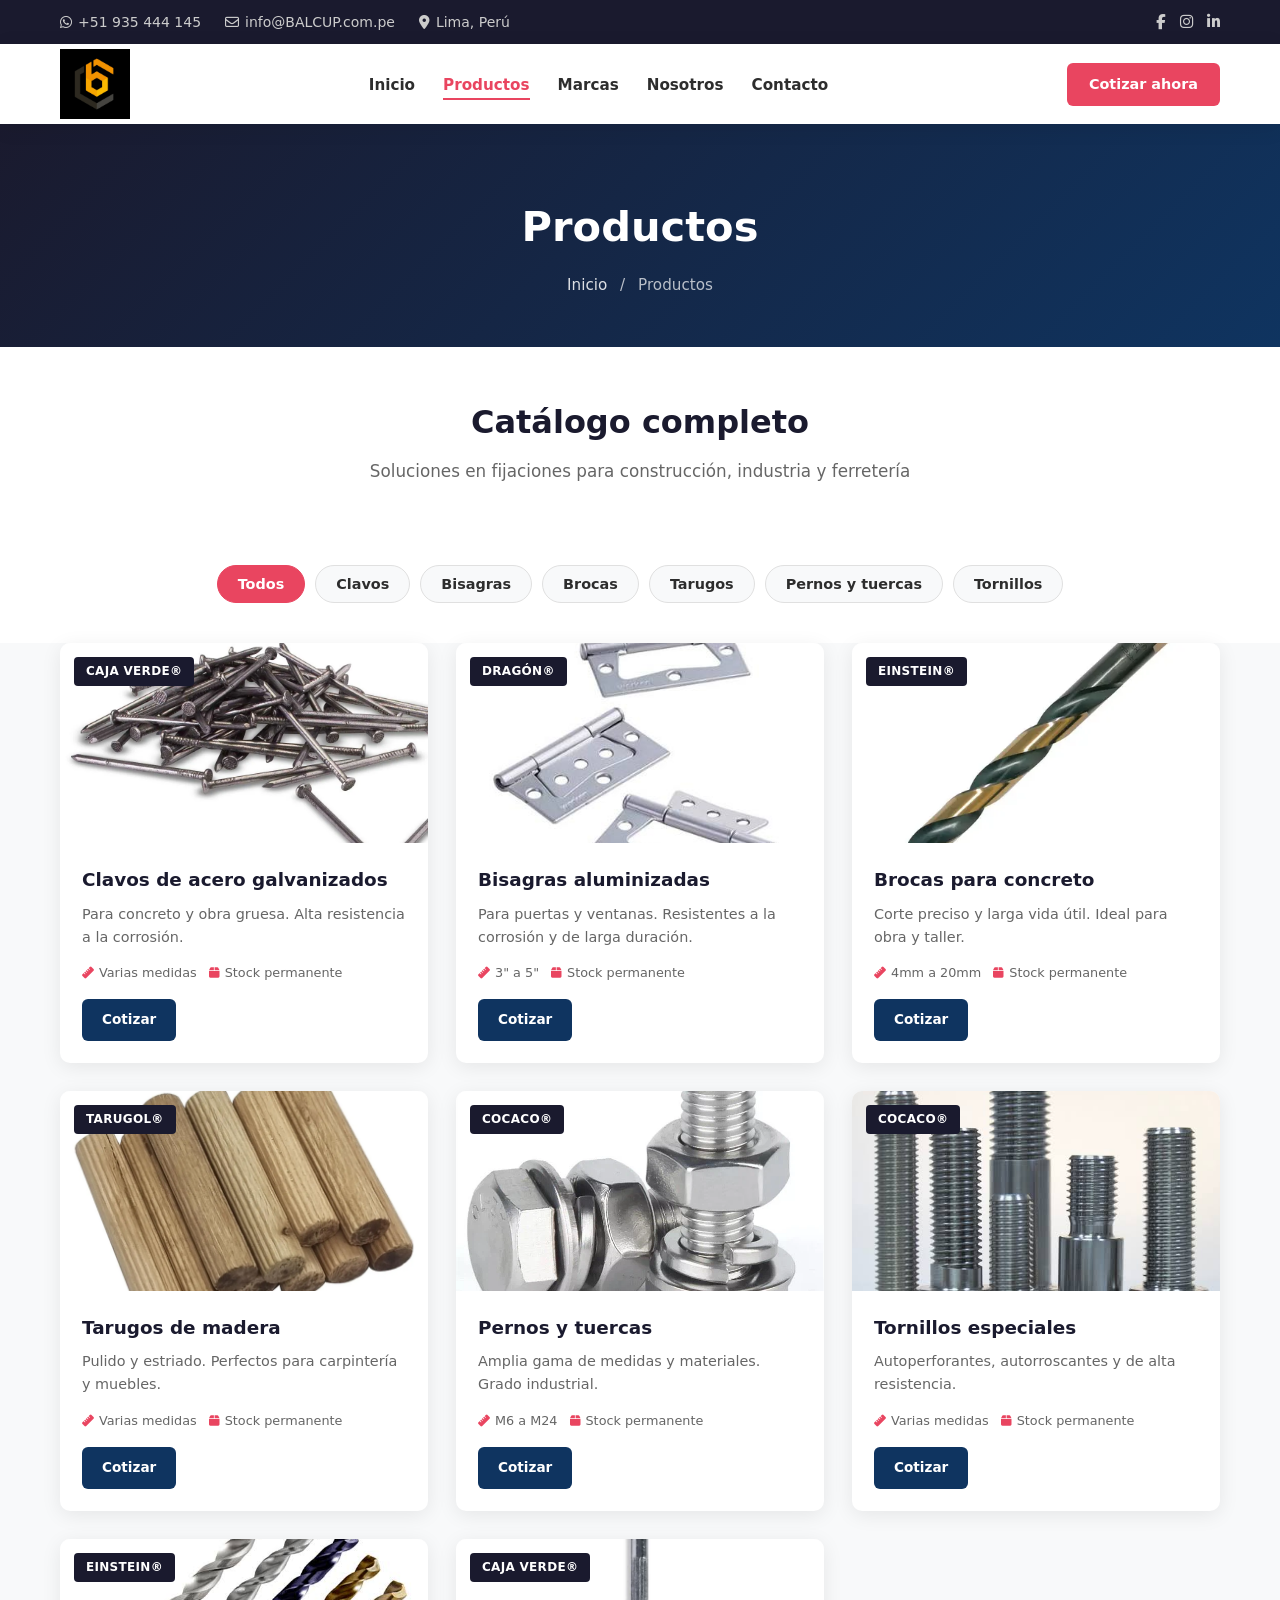
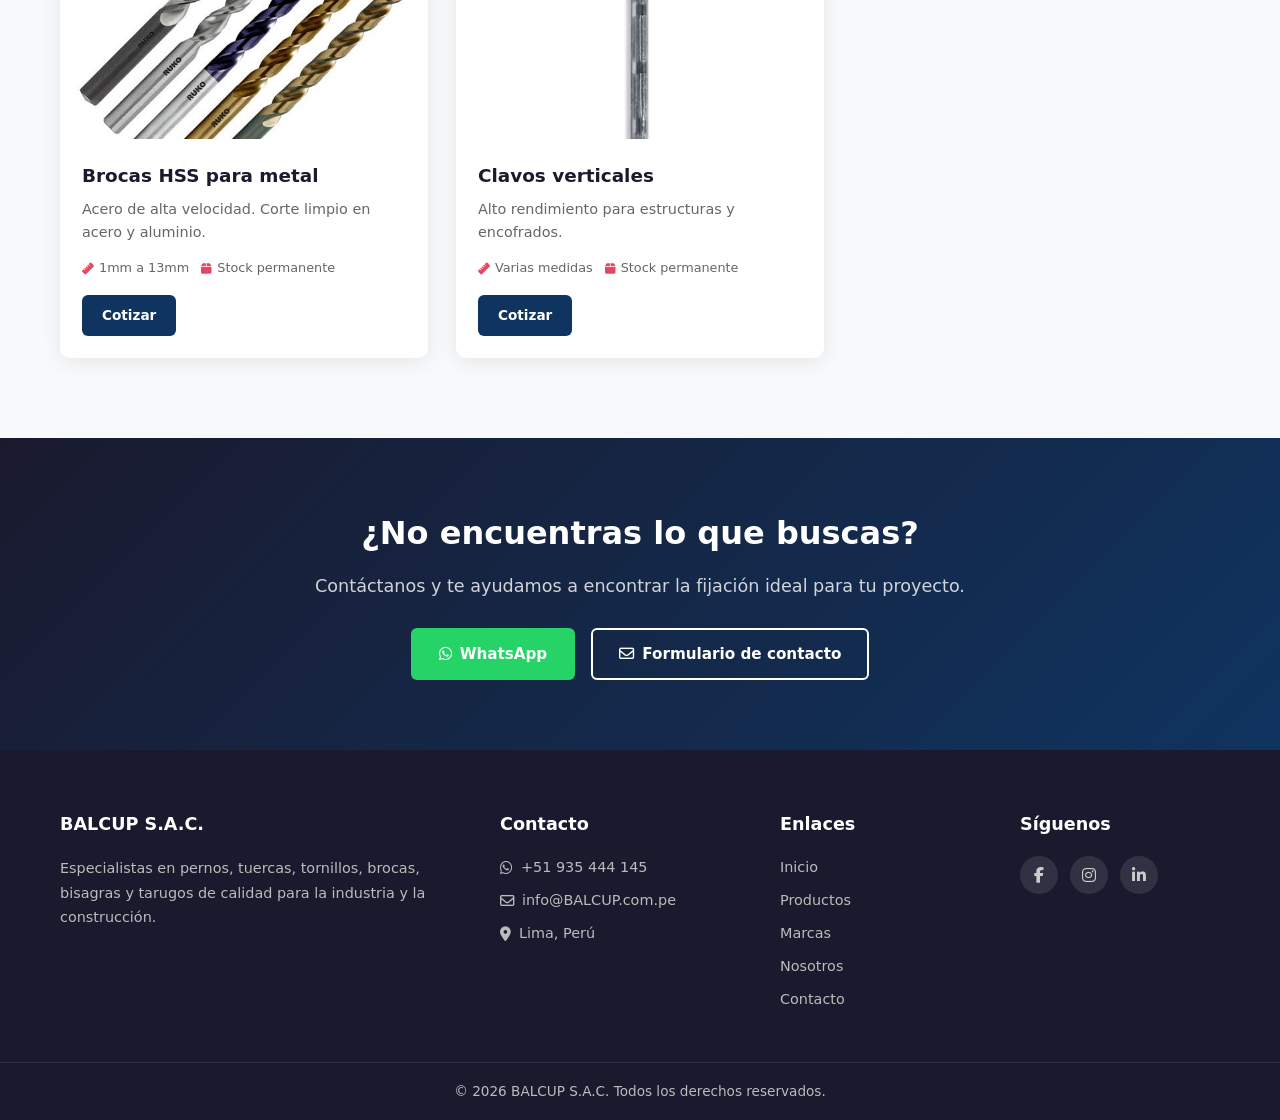
<file: pages/productos.html>
<!DOCTYPE html>
<html lang="es">
<head>
    <meta charset="UTF-8">
    <meta name="viewport" content="width=device-width, initial-scale=1.0">
    <title>Productos - BALCUP S.A.C. | Pernos, Tuercas y Fijaciones</title>
    <meta name="description" content="Catálogo de productos BALCUP: clavos, bisagras, brocas, tarugos, pernos, tuercas y tornillos de alta calidad.">
    <link rel="stylesheet" href="../css/styles.css">
    <link rel="stylesheet" href="../css/styleProductos.css">
    <link rel="stylesheet" href="https://cdnjs.cloudflare.com/ajax/libs/font-awesome/6.5.1/css/all.min.css">
</head>
<body>

<!-- ==================== TOP BAR ==================== -->
<div class="top-bar">
    <div class="container">
        <div class="top-bar-left">
            <a href="https://wa.me/51935444145" target="_blank"><i class="fab fa-whatsapp"></i> +51 935 444 145</a>
            <a href="mailto:info@BALCUP.com.pe"><i class="far fa-envelope"></i> info@BALCUP.com.pe</a>
            <span><i class="fas fa-map-marker-alt"></i> Lima, Perú</span>
        </div>
        <div class="top-bar-right">
            <a href="#"><i class="fab fa-facebook-f"></i></a>
            <a href="#"><i class="fab fa-instagram"></i></a>
            <a href="#"><i class="fab fa-linkedin-in"></i></a>
        </div>
    </div>
</div>

<!-- ==================== HEADER ==================== -->
<header class="main-header">
    <div class="container header-inner">
        <a href="../index.html" class="logo">
            <img src="../img/logo.jpg" alt="BALCUP S.A.C.">
        </a>
        <nav class="main-nav" id="mainNav">
            <ul>
                <li><a href="../index.html">Inicio</a></li>
                <li><a href="productos.html" class="active">Productos</a></li>
                <li><a href="marcas.html">Marcas</a></li>
                <li><a href="nosotros.html">Nosotros</a></li>
                <li><a href="contacto.html">Contacto</a></li>
            </ul>
        </nav>
        <a href="contacto.html" class="btn-header">Cotizar ahora</a>
        <button class="menu-toggle" id="menuToggle" aria-label="Menú">
            <i class="fas fa-bars"></i>
        </button>
    </div>
</header>

<!-- ==================== PAGE HERO ==================== -->
<section class="page-hero">
    <div class="container">
        <h1>Productos</h1>
        <p class="breadcrumb">
            <a href="index.html">Inicio</a> <span>/</span> Productos
        </p>
    </div>
</section>

<!-- ==================== INTRO ==================== -->
<section class="products-intro">
    <div class="container">
        <div class="section-header">
            <h2>Catálogo completo</h2>
            <p>Soluciones en fijaciones para construcción, industria y ferretería</p>
        </div>
    </div>
</section>

<!-- ==================== FILTROS ==================== -->
<section class="products-filter">
    <div class="container">
        <div class="filter-bar">
            <button class="filter-btn active" data-filter="all">Todos</button>
            <button class="filter-btn" data-filter="clavos">Clavos</button>
            <button class="filter-btn" data-filter="bisagras">Bisagras</button>
            <button class="filter-btn" data-filter="brocas">Brocas</button>
            <button class="filter-btn" data-filter="tarugos">Tarugos</button>
            <button class="filter-btn" data-filter="pernos">Pernos y tuercas</button>
            <button class="filter-btn" data-filter="tornillos">Tornillos</button>
        </div>
    </div>
</section>

<!-- ==================== GRID PRODUCTOS ==================== -->
<section class="products-grid-section">
    <div class="container">
        <div class="products-grid">

            <article class="product-card" data-category="clavos">
                <div class="product-img">
                    <img src="../img/clavosdeacero.png" alt="Clavos de acero">
                    <span class="product-badge">CAJA VERDE®</span>
                </div>
                <div class="product-info">
                    <h3>Clavos de acero galvanizados</h3>
                    <p>Para concreto y obra gruesa. Alta resistencia a la corrosión.</p>
                    <div class="product-meta">
                        <span><i class="fas fa-ruler"></i> Varias medidas</span>
                        <span><i class="fas fa-box"></i> Stock permanente</span>
                    </div>
                    <a href="contacto.html" class="btn btn-primary btn-sm">Cotizar</a>
                </div>
            </article>

            <article class="product-card" data-category="bisagras">
                <div class="product-img">
                    <img src="../img/bisagras.jpg" alt="Bisagras aluminizadas">
                    <span class="product-badge">DRAGÓN®</span>
                </div>
                <div class="product-info">
                    <h3>Bisagras aluminizadas</h3>
                    <p>Para puertas y ventanas. Resistentes a la corrosión y de larga duración.</p>
                    <div class="product-meta">
                        <span><i class="fas fa-ruler"></i> 3" a 5"</span>
                        <span><i class="fas fa-box"></i> Stock permanente</span>
                    </div>
                    <a href="contacto.html" class="btn btn-primary btn-sm">Cotizar</a>
                </div>
            </article>

            <article class="product-card" data-category="brocas">
                <div class="product-img">
                    <img src="../img/brocas.png" alt="Brocas premium">
                    <span class="product-badge">EINSTEIN®</span>
                </div>
                <div class="product-info">
                    <h3>Brocas para concreto</h3>
                    <p>Corte preciso y larga vida útil. Ideal para obra y taller.</p>
                    <div class="product-meta">
                        <span><i class="fas fa-ruler"></i> 4mm a 20mm</span>
                        <span><i class="fas fa-box"></i> Stock permanente</span>
                    </div>
                    <a href="contacto.html" class="btn btn-primary btn-sm">Cotizar</a>
                </div>
            </article>

            <article class="product-card" data-category="tarugos">
                <div class="product-img">
                    <img src="../img/torugo.png" alt="Tarugos de madera">
                    <span class="product-badge">TARUGOL®</span>
                </div>
                <div class="product-info">
                    <h3>Tarugos de madera</h3>
                    <p>Pulido y estriado. Perfectos para carpintería y muebles.</p>
                    <div class="product-meta">
                        <span><i class="fas fa-ruler"></i> Varias medidas</span>
                        <span><i class="fas fa-box"></i> Stock permanente</span>
                    </div>
                    <a href="contacto.html" class="btn btn-primary btn-sm">Cotizar</a>
                </div>
            </article>

            <article class="product-card" data-category="pernos">
                <div class="product-img">
                    <img src="../img/pernoytuerca.png" alt="Pernos y tuercas">
                    <span class="product-badge">COCACO®</span>
                </div>
                <div class="product-info">
                    <h3>Pernos y tuercas</h3>
                    <p>Amplia gama de medidas y materiales. Grado industrial.</p>
                    <div class="product-meta">
                        <span><i class="fas fa-ruler"></i> M6 a M24</span>
                        <span><i class="fas fa-box"></i> Stock permanente</span>
                    </div>
                    <a href="contacto.html" class="btn btn-primary btn-sm">Cotizar</a>
                </div>
            </article>

            <article class="product-card" data-category="tornillos">
                <div class="product-img">
                    <img src="../img/tornillosespeciales.jpg" alt="Tornillos especiales">
                    <span class="product-badge">COCACO®</span>
                </div>
                <div class="product-info">
                    <h3>Tornillos especiales</h3>
                    <p>Autoperforantes, autorroscantes y de alta resistencia.</p>
                    <div class="product-meta">
                        <span><i class="fas fa-ruler"></i> Varias medidas</span>
                        <span><i class="fas fa-box"></i> Stock permanente</span>
                    </div>
                    <a href="contacto.html" class="btn btn-primary btn-sm">Cotizar</a>
                </div>
            </article>

            <article class="product-card" data-category="brocas">
                <div class="product-img">
                    <img src="../img/brocashss.jpg" alt="Brocas HSS">
                    <span class="product-badge">EINSTEIN®</span>
                </div>
                <div class="product-info">
                    <h3>Brocas HSS para metal</h3>
                    <p>Acero de alta velocidad. Corte limpio en acero y aluminio.</p>
                    <div class="product-meta">
                        <span><i class="fas fa-ruler"></i> 1mm a 13mm</span>
                        <span><i class="fas fa-box"></i> Stock permanente</span>
                    </div>
                    <a href="contacto.html" class="btn btn-primary btn-sm">Cotizar</a>
                </div>
            </article>

            <article class="product-card" data-category="clavos">
                <div class="product-img">
                    <img src="../img/clavovertical.png" alt="Clavos verticales">
                    <span class="product-badge">CAJA VERDE®</span>
                </div>
                <div class="product-info">
                    <h3>Clavos verticales</h3>
                    <p>Alto rendimiento para estructuras y encofrados.</p>
                    <div class="product-meta">
                        <span><i class="fas fa-ruler"></i> Varias medidas</span>
                        <span><i class="fas fa-box"></i> Stock permanente</span>
                    </div>
                    <a href="contacto.html" class="btn btn-primary btn-sm">Cotizar</a>
                </div>
            </article>

        </div>
    </div>
</section>

<!-- ==================== CTA ==================== -->
<section class="cta">
    <div class="container">
        <h2>¿No encuentras lo que buscas?</h2>
        <p>Contáctanos y te ayudamos a encontrar la fijación ideal para tu proyecto.</p>
        <div class="cta-buttons">
            <a href="https://wa.me/51935444145" class="btn btn-whatsapp" target="_blank">
                <i class="fab fa-whatsapp"></i> WhatsApp
            </a>
            <a href="contacto.html" class="btn btn-outline-light">
                <i class="far fa-envelope"></i> Formulario de contacto
            </a>
        </div>
    </div>
</section>

<!-- ==================== FOOTER ==================== -->
<footer class="main-footer">
    <div class="container footer-grid">
        <div class="footer-col">
            <h4>BALCUP S.A.C.</h4>
            <p>Especialistas en pernos, tuercas, tornillos, brocas, bisagras y tarugos de calidad para la industria y la construcción.</p>
        </div>
        <div class="footer-col">
            <h4>Contacto</h4>
            <ul>
                <li><i class="fab fa-whatsapp"></i> +51 935 444 145</li>
                <li><i class="far fa-envelope"></i> info@BALCUP.com.pe</li>
                <li><i class="fas fa-map-marker-alt"></i> Lima, Perú</li>
            </ul>
        </div>
        <div class="footer-col">
            <h4>Enlaces</h4>
            <ul>
                <li><a href="index.html">Inicio</a></li>
                <li><a href="productos.html">Productos</a></li>
                <li><a href="marcas.html">Marcas</a></li>
                <li><a href="nosotros.html">Nosotros</a></li>
                <li><a href="contacto.html">Contacto</a></li>
            </ul>
        </div>
        <div class="footer-col">
            <h4>Síguenos</h4>
            <div class="social-links">
                <a href="#"><i class="fab fa-facebook-f"></i></a>
                <a href="#"><i class="fab fa-instagram"></i></a>
                <a href="#"><i class="fab fa-linkedin-in"></i></a>
            </div>
        </div>
    </div>
    <div class="footer-bottom">
        <div class="container">
            <p>&copy; 2026 BALCUP S.A.C. Todos los derechos reservados.</p>
        </div>
    </div>
</footer>

<script>
    const menuToggle = document.getElementById('menuToggle');
    const mainNav = document.getElementById('mainNav');
    menuToggle.addEventListener('click', () => {
        mainNav.classList.toggle('active');
        menuToggle.querySelector('i').classList.toggle('fa-bars');
        menuToggle.querySelector('i').classList.toggle('fa-times');
    });

    // Filtro de productos
    const filterBtns = document.querySelectorAll('.filter-btn');
    const productCards = document.querySelectorAll('.product-card');

    filterBtns.forEach(btn => {
        btn.addEventListener('click', () => {
            filterBtns.forEach(b => b.classList.remove('active'));
            btn.classList.add('active');
            const filter = btn.dataset.filter;

            productCards.forEach(card => {
                if (filter === 'all' || card.dataset.category === filter) {
                    card.style.display = '';
                } else {
                    card.style.display = 'none';
                }
            });
        });
    });
</script>
</body>
</html>
</file>
<file: css/styles.css>
/* ==================== RESET & BASE ==================== */
*, *::before, *::after {
    margin: 0;
    padding: 0;
    box-sizing: border-box;
}

:root {
    --primary: #0f3460;
    --primary-dark: #1a1a2e;
    --accent: #e94560;
    --accent-hover: #c73a52;
    --text: #2d2d2d;
    --text-light: #666;
    --bg-light: #f8f9fa;
    --white: #ffffff;
    --shadow: 0 4px 20px rgba(0, 0, 0, 0.08);
    --radius: 10px;
    --transition: all 0.3s ease;
}

html {
    scroll-behavior: smooth;
}

body {
    font-family: 'Segoe UI', system-ui, -apple-system, sans-serif;
    color: var(--text);
    line-height: 1.6;
    background: var(--white);
}

img {
    max-width: 100%;
    height: auto;
    display: block;
}

a {
    text-decoration: none;
    color: inherit;
    transition: var(--transition);
}

ul {
    list-style: none;
}

.container {
    width: 100%;
    max-width: 1200px;
    margin: 0 auto;
    padding: 0 20px;
}

/* ==================== TOP BAR ==================== */
.top-bar {
    background: var(--primary-dark);
    color: #ccc;
    font-size: 0.875rem;
    padding: 10px 0;
}

.top-bar .container {
    display: flex;
    justify-content: space-between;
    align-items: center;
    flex-wrap: wrap;
    gap: 10px;
}

.top-bar-left {
    display: flex;
    gap: 24px;
    flex-wrap: wrap;
}

.top-bar-left a,
.top-bar-left span {
    display: flex;
    align-items: center;
    gap: 6px;
    color: #ccc;
}

.top-bar-left a:hover {
    color: var(--white);
}

.top-bar-right {
    display: flex;
    gap: 14px;
}

.top-bar-right a {
    color: #ccc;
    font-size: 0.95rem;
}

.top-bar-right a:hover {
    color: var(--accent);
}

/* ==================== HEADER ==================== */
.main-header {
    background: var(--white);
    box-shadow: var(--shadow);
    position: sticky;
    top: 0;
    z-index: 1000;
}

.header-inner {
    display: flex;
    align-items: center;
    justify-content: space-between;
    height: 80px;
    gap: 20px;
    position: relative;
}

.logo img {
    height: 70px;
    width: auto;
}

.main-nav ul {
    display: flex;
    gap: 28px;
}

.main-nav a {
    font-weight: 600;
    font-size: 0.95rem;
    color: var(--text);
    position: relative;
}

.main-nav a:hover,
.main-nav a.active {
    color: var(--accent);
}

.main-nav a.active::after {
    content: '';
    position: absolute;
    bottom: -6px;
    left: 0;
    width: 100%;
    height: 2px;
    background: var(--accent);
}

.btn-header {
    background: var(--accent);
    color: var(--white);
    padding: 10px 22px;
    border-radius: 6px;
    font-weight: 600;
    font-size: 0.9rem;
}

.btn-header:hover {
    background: var(--accent-hover);
}

.menu-toggle {
    display: none;
    background: none;
    border: none;
    font-size: 1.5rem;
    cursor: pointer;
    color: var(--primary-dark);
}

/* ==================== HERO ==================== */
.hero {
    position: relative;
    background: linear-gradient(135deg, #1a1a2e 0%, #0f3460 100%);
    color: var(--white);
    padding: 80px 0;
    overflow: hidden;
}

.hero-overlay {
    position: absolute;
    inset: 0;
    background: radial-gradient(circle at 70% 50%, rgba(233, 69, 96, 0.15), transparent 60%);
    opacity: 1;
}

.hero-content {
    position: relative;
    display: grid;
    grid-template-columns: 1fr 1fr;
    gap: 50px;
    align-items: center;
}

.hero-badge {
    display: inline-block;
    background: rgba(233, 69, 96, 0.2);
    color: var(--accent);
    padding: 6px 14px;
    border-radius: 20px;
    font-size: 0.85rem;
    font-weight: 600;
    margin-bottom: 16px;
    border: 1px solid rgba(233, 69, 96, 0.35);
}

.hero-text h1 {
    font-size: 2.8rem;
    font-weight: 800;
    line-height: 1.2;
    margin-bottom: 18px;
}

.hero-text p {
    font-size: 1.1rem;
    color: rgba(255, 255, 255, 0.85);
    margin-bottom: 30px;
    max-width: 480px;
}

.hero-buttons {
    display: flex;
    gap: 14px;
    flex-wrap: wrap;
}

.hero-image img {
    border-radius: var(--radius);
    box-shadow: 0 20px 50px rgba(0, 0, 0, 0.3);
}

/* ==================== BUTTONS ==================== */
.btn {
    display: inline-flex;
    align-items: center;
    gap: 8px;
    padding: 12px 26px;
    border-radius: 6px;
    font-weight: 600;
    font-size: 0.95rem;
    cursor: pointer;
    transition: var(--transition);
    border: 2px solid transparent;
}

.btn-primary {
    background: var(--accent);
    color: var(--white);
}

.btn-primary:hover {
    background: var(--accent-hover);
    transform: translateY(-2px);
}

.btn-outline {
    background: transparent;
    border-color: var(--white);
    color: var(--white);
}

.btn-outline:hover {
    background: var(--white);
    color: var(--primary-dark);
}

.btn-outline-light {
    background: transparent;
    border-color: var(--white);
    color: var(--white);
}

.btn-outline-light:hover {
    background: var(--white);
    color: var(--primary-dark);
}

.btn-whatsapp {
    background: #25d366;
    color: var(--white);
}

.btn-whatsapp:hover {
    background: #1ebe57;
    transform: translateY(-2px);
}

.btn-sm {
    padding: 8px 18px;
    font-size: 0.85rem;
    background: var(--primary);
    color: var(--white);
}

.btn-sm:hover {
    background: var(--primary-dark);
}

.btn-link {
    color: var(--accent);
    font-weight: 600;
    font-size: 0.9rem;
    display: inline-flex;
    align-items: center;
    gap: 6px;
}

.btn-link:hover {
    gap: 10px;
}

/* ==================== SECTIONS ==================== */
.section-header {
    text-align: center;
    margin-bottom: 50px;
}

.section-header h2 {
    font-size: 2rem;
    font-weight: 800;
    color: var(--primary-dark);
    margin-bottom: 10px;
}

.section-header p {
    color: var(--text-light);
    font-size: 1.05rem;
}

.section-cta {
    text-align: center;
    margin-top: 40px;
}

/* ==================== BENEFITS ==================== */
.benefits {
    padding: 50px 0;
    background: var(--white);
    border-bottom: 1px solid #eee;
}

.benefits-grid {
    display: grid;
    grid-template-columns: repeat(4, 1fr);
    gap: 24px;
}

.benefit-item {
    text-align: center;
    padding: 10px;
}

.benefit-icon {
    width: 56px;
    height: 56px;
    background: rgba(233, 69, 96, 0.1);
    color: var(--accent);
    border-radius: 50%;
    display: flex;
    align-items: center;
    justify-content: center;
    font-size: 1.3rem;
    margin: 0 auto 14px;
}

.benefit-item h3 {
    font-size: 1.05rem;
    font-weight: 700;
    color: var(--primary-dark);
    margin-bottom: 6px;
}

.benefit-item p {
    font-size: 0.88rem;
    color: var(--text-light);
}

/* ==================== CATEGORIES ==================== */
.categories {
    padding: 80px 0;
    background: var(--bg-light);
}

.categories-grid {
    display: grid;
    grid-template-columns: repeat(3, 1fr);
    gap: 28px;
}

.category-card {
    background: var(--white);
    border-radius: var(--radius);
    overflow: hidden;
    box-shadow: var(--shadow);
    transition: var(--transition);
}

.category-card:hover {
    transform: translateY(-6px);
    box-shadow: 0 12px 30px rgba(0, 0, 0, 0.12);
}

.category-img {
    height: 200px;
    overflow: hidden;
}

.category-img img {
    width: 100%;
    height: 100%;
    object-fit: cover;
    transition: transform 0.4s ease;
}

.category-card:hover .category-img img {
    transform: scale(1.06);
}

.category-info {
    padding: 22px;
}

.category-info h3 {
    font-size: 1.2rem;
    font-weight: 700;
    margin-bottom: 8px;
    color: var(--primary-dark);
}

.category-info p {
    color: var(--text-light);
    font-size: 0.9rem;
    margin-bottom: 14px;
}

/* ==================== BRANDS ==================== */
.brands {
    padding: 80px 0;
}

.brands-grid {
    display: grid;
    grid-template-columns: repeat(5, 1fr);
    gap: 20px;
}

.brand-card {
    background: var(--bg-light);
    border-radius: var(--radius);
    padding: 30px 20px;
    text-align: center;
    transition: var(--transition);
    border: 1px solid #eee;
}

.brand-card:hover {
    border-color: var(--accent);
    background: var(--white);
    box-shadow: var(--shadow);
    transform: translateY(-4px);
}

.brand-icon {
    width: 52px;
    height: 52px;
    background: rgba(15, 52, 96, 0.1);
    color: var(--primary);
    border-radius: 50%;
    display: flex;
    align-items: center;
    justify-content: center;
    font-size: 1.25rem;
    margin: 0 auto 14px;
}

.brand-card h3 {
    font-size: 1.15rem;
    font-weight: 800;
    color: var(--primary);
    margin-bottom: 8px;
}

.brand-card p {
    font-size: 0.85rem;
    color: var(--text-light);
    margin-bottom: 16px;
}

/* ==================== ABOUT ==================== */
.about {
    padding: 80px 0;
    background: var(--bg-light);
}

.about-inner {
    display: grid;
    grid-template-columns: 1fr 1fr;
    gap: 50px;
    align-items: center;
}

.about-text h2 {
    font-size: 2rem;
    font-weight: 800;
    color: var(--primary-dark);
    margin-bottom: 16px;
}

.about-text p {
    color: var(--text-light);
    margin-bottom: 22px;
}

.about-list {
    margin-bottom: 28px;
}

.about-list li {
    display: flex;
    align-items: center;
    gap: 10px;
    margin-bottom: 12px;
    font-weight: 500;
}

.about-list i {
    color: var(--accent);
    font-size: 1.1rem;
}

.about-image img {
    border-radius: var(--radius);
    box-shadow: var(--shadow);
}

/* ==================== CTA ==================== */
.cta {
    background: linear-gradient(135deg, #1a1a2e 0%, #0f3460 100%);
    color: var(--white);
    padding: 70px 0;
    text-align: center;
}

.cta h2 {
    font-size: 2rem;
    font-weight: 800;
    margin-bottom: 12px;
}

.cta p {
    color: rgba(255, 255, 255, 0.8);
    margin-bottom: 28px;
    font-size: 1.1rem;
}

.cta-buttons {
    display: flex;
    justify-content: center;
    gap: 16px;
    flex-wrap: wrap;
}

/* ==================== FOOTER ==================== */
.main-footer {
    background: var(--primary-dark);
    color: #bbb;
    padding-top: 60px;
}

.footer-grid {
    display: grid;
    grid-template-columns: 2fr 1.2fr 1fr 1fr;
    gap: 40px;
    padding-bottom: 40px;
}

.footer-col h4 {
    color: var(--white);
    font-size: 1.1rem;
    margin-bottom: 18px;
    font-weight: 700;
}

.footer-col p {
    font-size: 0.9rem;
    line-height: 1.7;
}

.footer-col ul li {
    margin-bottom: 10px;
    font-size: 0.9rem;
    display: flex;
    align-items: center;
    gap: 8px;
}

.footer-col a:hover {
    color: var(--accent);
}

.social-links {
    display: flex;
    gap: 12px;
}

.social-links a {
    width: 38px;
    height: 38px;
    background: rgba(255, 255, 255, 0.1);
    border-radius: 50%;
    display: flex;
    align-items: center;
    justify-content: center;
    color: #ccc;
}

.social-links a:hover {
    background: var(--accent);
    color: var(--white);
}

.footer-bottom {
    border-top: 1px solid rgba(255, 255, 255, 0.1);
    padding: 18px 0;
    text-align: center;
    font-size: 0.85rem;
}

/* ==================== PAGE HERO (páginas internas) ==================== */
.page-hero {
    background: linear-gradient(135deg, #1a1a2e 0%, #0f3460 100%);
    color: var(--white);
    padding: 70px 0 50px;
    text-align: center;
}

.page-hero h1 {
    font-size: 2.6rem;
    font-weight: 800;
    margin-bottom: 12px;
}

.breadcrumb {
    font-size: 0.95rem;
    color: rgba(255, 255, 255, 0.7);
}

.breadcrumb a {
    color: rgba(255, 255, 255, 0.85);
}

.breadcrumb a:hover {
    color: var(--accent);
}

.breadcrumb span {
    margin: 0 8px;
}

/* ==================== RESPONSIVE ==================== */
@media (max-width: 1024px) {
    .categories-grid {
        grid-template-columns: repeat(2, 1fr);
    }

    .brands-grid {
        grid-template-columns: repeat(3, 1fr);
    }

    .benefits-grid {
        grid-template-columns: repeat(2, 1fr);
        gap: 30px;
    }

    .footer-grid {
        grid-template-columns: 1fr 1fr;
    }
}

@media (max-width: 768px) {
    .menu-toggle {
        display: block;
    }

    .main-nav {
        position: absolute;
        top: 80px;
        left: 0;
        right: 0;
        background: var(--white);
        box-shadow: var(--shadow);
        max-height: 0;
        overflow: hidden;
        transition: max-height 0.3s ease;
    }

    .main-nav.active {
        max-height: 320px;
    }

    .main-nav ul {
        flex-direction: column;
        padding: 20px;
        gap: 16px;
    }

    .main-nav a.active::after {
        display: none;
    }

    .btn-header {
        display: none;
    }

    .hero-content {
        grid-template-columns: 1fr;
        text-align: center;
    }

    .hero-text h1 {
        font-size: 2rem;
    }

    .hero-text p {
        margin-left: auto;
        margin-right: auto;
    }

    .hero-buttons {
        justify-content: center;
    }

    .hero-image {
        order: -1;
    }

    .categories-grid {
        grid-template-columns: 1fr;
    }

    .brands-grid {
        grid-template-columns: repeat(2, 1fr);
    }

    .benefits-grid {
        grid-template-columns: 1fr 1fr;
    }

    .about-inner {
        grid-template-columns: 1fr;
    }

    .footer-grid {
        grid-template-columns: 1fr;
        gap: 30px;
    }

    .top-bar-left {
        gap: 12px;
        font-size: 0.8rem;
    }

    .page-hero h1 {
        font-size: 2rem;
    }
}

@media (max-width: 480px) {
    .brands-grid {
        grid-template-columns: 1fr;
    }

    .benefits-grid {
        grid-template-columns: 1fr;
    }

    .hero {
        padding: 50px 0;
    }

    .hero-text h1 {
        font-size: 1.7rem;
    }
}
</file>
<file: css/styleContacto.css>
/* ==================== CONTACTO - ESTILOS ESPECÍFICOS ==================== */

.contact-section {
    padding: 70px 0;
    background: var(--bg-light);
}

.contact-grid {
    display: grid;
    grid-template-columns: 1fr 1.2fr;
    gap: 50px;
    align-items: start;
}

.contact-info h2 {
    font-size: 1.8rem;
    font-weight: 800;
    color: var(--primary-dark);
    margin-bottom: 12px;
}

.contact-info > p {
    color: var(--text-light);
    margin-bottom: 30px;
    font-size: 1.05rem;
}

.contact-cards {
    display: flex;
    flex-direction: column;
    gap: 16px;
}

.contact-card {
    display: flex;
    align-items: center;
    gap: 16px;
    background: var(--white);
    padding: 18px 20px;
    border-radius: var(--radius);
    box-shadow: var(--shadow);
    transition: var(--transition);
    border: 1px solid transparent;
}

a.contact-card:hover {
    border-color: var(--accent);
    transform: translateX(4px);
}

.contact-card-icon {
    width: 48px;
    height: 48px;
    border-radius: 50%;
    display: flex;
    align-items: center;
    justify-content: center;
    font-size: 1.2rem;
    flex-shrink: 0;
}

.contact-card-icon.whatsapp {
    background: rgba(37, 211, 102, 0.15);
    color: #25d366;
}

.contact-card-icon.email {
    background: rgba(233, 69, 96, 0.12);
    color: var(--accent);
}

.contact-card-icon.location {
    background: rgba(15, 52, 96, 0.1);
    color: var(--primary);
}

.contact-card-icon.hours {
    background: rgba(15, 52, 96, 0.1);
    color: var(--primary);
}

.contact-card h3 {
    font-size: 1rem;
    font-weight: 700;
    color: var(--primary-dark);
    margin-bottom: 2px;
}

.contact-card p {
    font-size: 0.9rem;
    color: var(--text-light);
    line-height: 1.4;
}

/* Formulario */
.contact-form-wrap {
    background: var(--white);
    border-radius: var(--radius);
    padding: 40px;
    box-shadow: var(--shadow);
}

.contact-form-wrap h2 {
    font-size: 1.6rem;
    font-weight: 800;
    color: var(--primary-dark);
    margin-bottom: 6px;
}

.form-subtitle {
    color: var(--text-light);
    margin-bottom: 28px;
    font-size: 0.95rem;
}

.form-row {
    display: grid;
    grid-template-columns: 1fr 1fr;
    gap: 18px;
}

.form-group {
    margin-bottom: 18px;
}

.form-group label {
    display: block;
    font-weight: 600;
    font-size: 0.9rem;
    color: var(--text);
    margin-bottom: 6px;
}

.form-group input,
.form-group select,
.form-group textarea {
    width: 100%;
    padding: 12px 14px;
    border: 1px solid #ddd;
    border-radius: 8px;
    font-size: 0.95rem;
    font-family: inherit;
    color: var(--text);
    background: var(--white);
    transition: var(--transition);
}

.form-group input:focus,
.form-group select:focus,
.form-group textarea:focus {
    outline: none;
    border-color: var(--accent);
    box-shadow: 0 0 0 3px rgba(233, 69, 96, 0.15);
}

.form-group textarea {
    resize: vertical;
    min-height: 120px;
}

.btn-submit {
    width: 100%;
    justify-content: center;
    padding: 14px 26px;
    font-size: 1rem;
    margin-top: 8px;
}

/* Responsive */
@media (max-width: 900px) {
    .contact-grid {
        grid-template-columns: 1fr;
        gap: 40px;
    }

    .contact-form-wrap {
        padding: 28px 22px;
    }
}

@media (max-width: 600px) {
    .form-row {
        grid-template-columns: 1fr;
        gap: 0;
    }
}
</file>
<file: css/styleMarcas.css>
/* ==================== MARCAS - ESTILOS ESPECÍFICOS ==================== */

.brands-intro {
    padding: 60px 0 20px;
    background: var(--white);
}

.brands-intro .section-header p {
    max-width: 640px;
    margin: 0 auto;
}

.brands-detail {
    padding: 40px 0 80px;
    background: var(--bg-light);
}

.brand-detail-card {
    display: grid;
    grid-template-columns: 1fr 1fr;
    gap: 50px;
    align-items: center;
    background: var(--white);
    border-radius: var(--radius);
    overflow: hidden;
    box-shadow: var(--shadow);
    margin-bottom: 40px;
    padding: 0;
}

.brand-detail-card:last-child {
    margin-bottom: 0;
}

.brand-detail-card.reverse {
    direction: rtl;
}

.brand-detail-card.reverse > * {
    direction: ltr;
}

.brand-detail-img {
    height: 100%;
    min-height: 320px;
}

.brand-detail-img img {
    width: 100%;
    height: 100%;
    object-fit: cover;
    min-height: 320px;
}

.brand-detail-text {
    padding: 40px 40px 40px 20px;
}

.brand-detail-card.reverse .brand-detail-text {
    padding: 40px 20px 40px 40px;
}

.brand-tag {
    display: inline-block;
    background: rgba(233, 69, 96, 0.12);
    color: var(--accent);
    font-size: 0.8rem;
    font-weight: 700;
    padding: 5px 14px;
    border-radius: 20px;
    margin-bottom: 12px;
    text-transform: uppercase;
    letter-spacing: 0.5px;
}

.brand-detail-text h2 {
    font-size: 1.9rem;
    font-weight: 800;
    color: var(--primary-dark);
    margin-bottom: 14px;
}

.brand-detail-text p {
    color: var(--text-light);
    margin-bottom: 20px;
    font-size: 1.02rem;
    line-height: 1.65;
}

.brand-features {
    margin-bottom: 24px;
}

.brand-features li {
    display: flex;
    align-items: center;
    gap: 10px;
    margin-bottom: 10px;
    font-weight: 500;
    color: var(--text);
}

.brand-features i {
    color: var(--accent);
    font-size: 0.9rem;
}

/* Responsive */
@media (max-width: 900px) {
    .brand-detail-card,
    .brand-detail-card.reverse {
        grid-template-columns: 1fr;
        direction: ltr;
    }

    .brand-detail-img {
        min-height: 240px;
    }

    .brand-detail-img img {
        min-height: 240px;
    }

    .brand-detail-text,
    .brand-detail-card.reverse .brand-detail-text {
        padding: 28px;
    }

    .brand-detail-text h2 {
        font-size: 1.6rem;
    }
}
</file>
<file: css/styleNosotros.css>
/* ==================== NOSOTROS - ESTILOS ESPECÍFICOS ==================== */

/* ==================== PROPÓSITO ==================== */
.about-purpose {
    padding: 70px 0;
    background: var(--white);
}

.purpose-content {
    display: flex;
    align-items: center;
    justify-content: space-between;
    gap: 40px;
    flex-wrap: wrap;
}

.purpose-content h2 {
    font-size: 1.9rem;
    font-weight: 700;
    color: var(--primary-dark);
    max-width: 580px;
    line-height: 1.35;
}

.years-badge {
    display: flex;
    align-items: center;
    gap: 16px;
    background: var(--bg-light);
    padding: 24px 32px;
    border-radius: var(--radius);
    border-left: 5px solid var(--accent);
}

.years-number {
    font-size: 3.2rem;
    font-weight: 800;
    color: var(--accent);
    line-height: 1;
}

.years-text {
    font-size: 0.95rem;
    font-weight: 600;
    color: var(--text);
    line-height: 1.3;
}

/* ==================== HISTORIA ==================== */
.about-history {
    padding: 70px 0;
    background: var(--bg-light);
}

.history-grid {
    display: grid;
    grid-template-columns: 1fr 1fr;
    gap: 50px;
    align-items: center;
}

.history-text h2 {
    font-size: 2rem;
    font-weight: 800;
    color: var(--primary-dark);
    margin-bottom: 20px;
}

.history-text p {
    color: var(--text-light);
    margin-bottom: 16px;
    font-size: 1.05rem;
}

.history-text strong {
    color: var(--primary);
}

.history-image img {
    border-radius: var(--radius);
    box-shadow: var(--shadow);
}

/* ==================== VALORES ==================== */
.about-values {
    padding: 80px 0;
}

.values-grid {
    display: grid;
    grid-template-columns: repeat(4, 1fr);
    gap: 24px;
}

.value-card {
    background: var(--white);
    border: 1px solid #eee;
    border-radius: var(--radius);
    padding: 32px 24px;
    text-align: center;
    transition: var(--transition);
}

.value-card:hover {
    border-color: var(--accent);
    box-shadow: var(--shadow);
    transform: translateY(-5px);
}

.value-icon {
    width: 64px;
    height: 64px;
    background: rgba(233, 69, 96, 0.1);
    color: var(--accent);
    border-radius: 50%;
    display: flex;
    align-items: center;
    justify-content: center;
    font-size: 1.5rem;
    margin: 0 auto 18px;
}

.value-card h3 {
    font-size: 1.2rem;
    font-weight: 700;
    color: var(--primary-dark);
    margin-bottom: 10px;
}

.value-card p {
    font-size: 0.9rem;
    color: var(--text-light);
    line-height: 1.55;
}

/* ==================== ESTADÍSTICAS ==================== */
.about-stats {
    background: linear-gradient(135deg, #1a1a2e 0%, #0f3460 100%);
    padding: 60px 0;
}

.stats-grid {
    display: grid;
    grid-template-columns: repeat(4, 1fr);
    gap: 30px;
    text-align: center;
}

.stat-item {
    color: var(--white);
}

.stat-number {
    display: block;
    font-size: 2.8rem;
    font-weight: 800;
    color: var(--accent);
    line-height: 1.1;
    margin-bottom: 6px;
}

.stat-label {
    font-size: 0.95rem;
    color: rgba(255, 255, 255, 0.8);
}

/* ==================== RESPONSIVE NOSOTROS ==================== */
@media (max-width: 1024px) {
    .values-grid {
        grid-template-columns: repeat(2, 1fr);
    }

    .stats-grid {
        grid-template-columns: repeat(2, 1fr);
        gap: 40px;
    }
}

@media (max-width: 768px) {
    .purpose-content {
        flex-direction: column;
        text-align: center;
    }

    .purpose-content h2 {
        font-size: 1.5rem;
    }

    .years-badge {
        justify-content: center;
    }

    .history-grid {
        grid-template-columns: 1fr;
    }

    .history-image {
        order: -1;
    }

    .values-grid {
        grid-template-columns: 1fr;
    }

    .stats-grid {
        grid-template-columns: 1fr 1fr;
    }

    .stat-number {
        font-size: 2.2rem;
    }
}

@media (max-width: 480px) {
    .stats-grid {
        grid-template-columns: 1fr;
    }
}
</file>
<file: css/styleProductos.css>
/* ==================== PRODUCTOS - ESTILOS ESPECÍFICOS ==================== */

.products-intro {
    padding: 50px 0 20px;
    background: var(--white);
}

.products-filter {
    padding: 10px 0 40px;
    background: var(--white);
}

.filter-bar {
    display: flex;
    flex-wrap: wrap;
    gap: 10px;
    justify-content: center;
}

.filter-btn {
    background: var(--bg-light);
    border: 1px solid #e0e0e0;
    color: var(--text);
    padding: 10px 20px;
    border-radius: 30px;
    font-weight: 600;
    font-size: 0.9rem;
    cursor: pointer;
    transition: var(--transition);
    font-family: inherit;
}

.filter-btn:hover {
    border-color: var(--accent);
    color: var(--accent);
}

.filter-btn.active {
    background: var(--accent);
    border-color: var(--accent);
    color: var(--white);
}

.products-grid-section {
    padding: 0 0 80px;
    background: var(--bg-light);
}

.products-grid {
    display: grid;
    grid-template-columns: repeat(3, 1fr);
    gap: 28px;
}

.product-card {
    background: var(--white);
    border-radius: var(--radius);
    overflow: hidden;
    box-shadow: var(--shadow);
    transition: var(--transition);
    display: flex;
    flex-direction: column;
}

.product-card:hover {
    transform: translateY(-6px);
    box-shadow: 0 12px 30px rgba(0, 0, 0, 0.12);
}

.product-img {
    position: relative;
    height: 200px;
    overflow: hidden;
}

.product-img img {
    width: 100%;
    height: 100%;
    object-fit: cover;
    transition: transform 0.4s ease;
}

.product-card:hover .product-img img {
    transform: scale(1.06);
}

.product-badge {
    position: absolute;
    top: 14px;
    left: 14px;
    background: var(--primary-dark);
    color: var(--white);
    font-size: 0.75rem;
    font-weight: 700;
    padding: 5px 12px;
    border-radius: 4px;
    letter-spacing: 0.3px;
}

.product-info {
    padding: 22px;
    display: flex;
    flex-direction: column;
    flex: 1;
}

.product-info h3 {
    font-size: 1.15rem;
    font-weight: 700;
    color: var(--primary-dark);
    margin-bottom: 8px;
}

.product-info p {
    color: var(--text-light);
    font-size: 0.9rem;
    margin-bottom: 14px;
    flex: 1;
}

.product-meta {
    display: flex;
    flex-wrap: wrap;
    gap: 12px;
    margin-bottom: 16px;
    font-size: 0.8rem;
    color: var(--text-light);
}

.product-meta span {
    display: flex;
    align-items: center;
    gap: 5px;
}

.product-meta i {
    color: var(--accent);
    font-size: 0.75rem;
}

.product-info .btn {
    align-self: flex-start;
}

/* Responsive */
@media (max-width: 1024px) {
    .products-grid {
        grid-template-columns: repeat(2, 1fr);
    }
}

@media (max-width: 768px) {
    .products-grid {
        grid-template-columns: 1fr;
    }

    .filter-bar {
        justify-content: flex-start;
        overflow-x: auto;
        flex-wrap: nowrap;
        padding-bottom: 8px;
    }

    .filter-btn {
        white-space: nowrap;
        flex-shrink: 0;
    }
}
</file>
